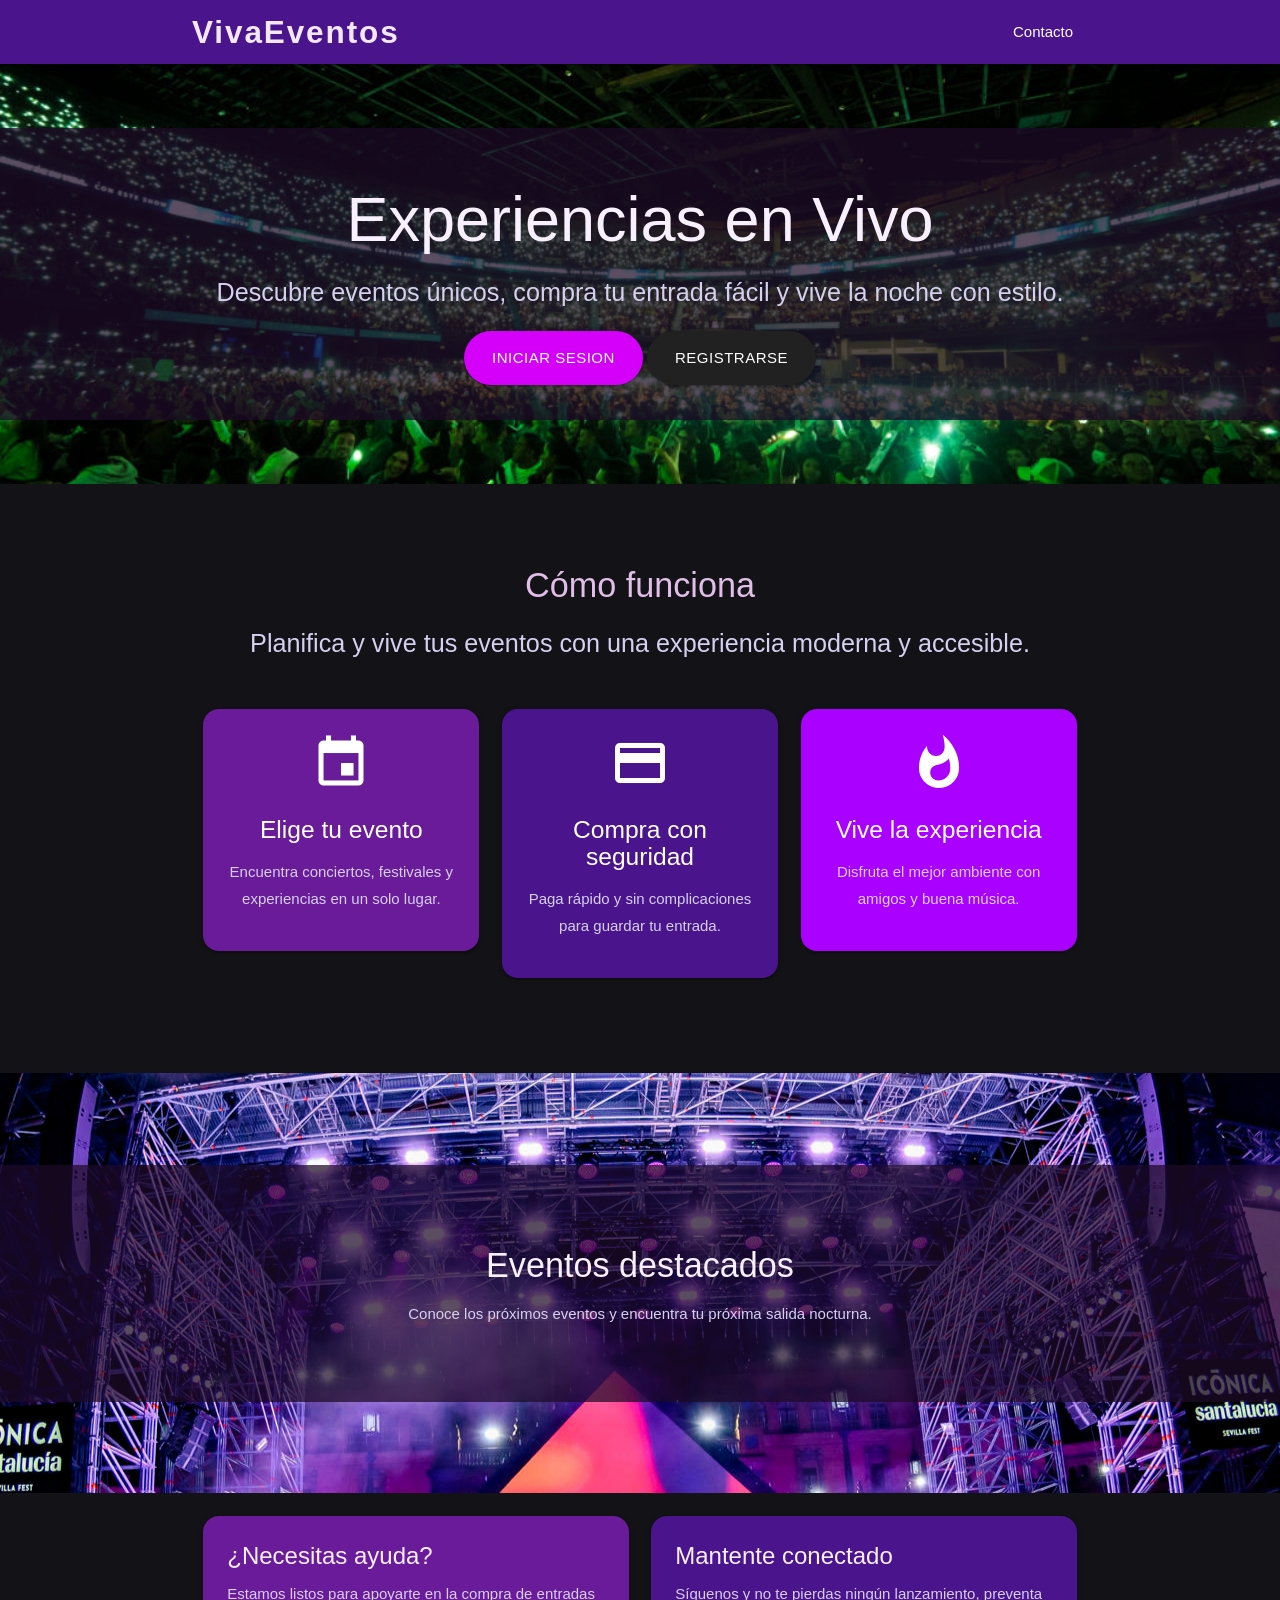
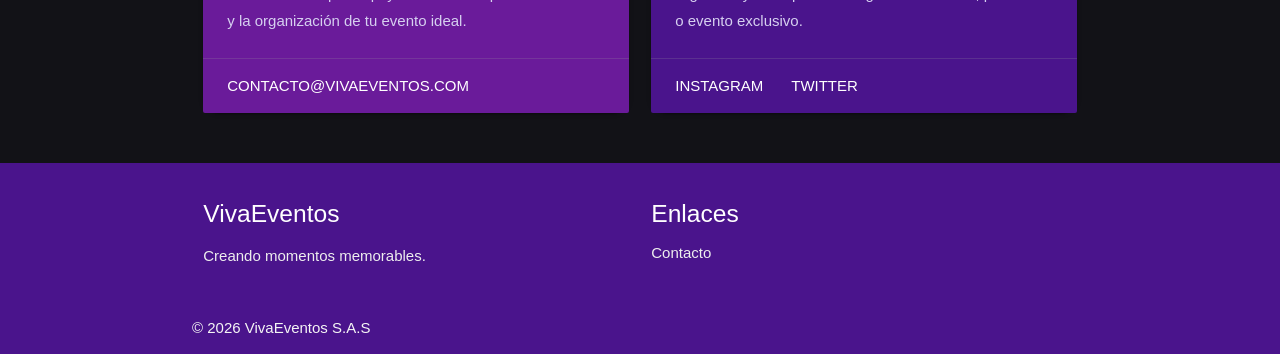
<file: index.html>
<!DOCTYPE html>
<html lang="en">
<head>
  <meta http-equiv="Content-Type" content="text/html; charset=UTF-8"/>
  <meta name="viewport" content="width=device-width, initial-scale=1"/>
  <title>VivaEventos S.A.S</title>

  <!-- CSS  -->
  <link href="https://fonts.googleapis.com/icon?family=Material+Icons" rel="stylesheet">
  <link href="css/materialize.css" type="text/css" rel="stylesheet" media="screen,projection"/>
  <link href="css/style.css" type="text/css" rel="stylesheet" media="screen,projection"/>
</head>
<body>
  <nav class="purple darken-4" role="navigation">
    <div class="nav-wrapper container">
      <a id="logo-container" href="#" class="brand-logo white-text">VivaEventos</a>
      <ul class="right hide-on-med-and-down">
        <li><a href="#contact" class="white-text">Contacto</a></li>
      </ul>

      <ul id="nav-mobile" class="sidenav purple darken-4">
        <li><a class="white-text" href="#contact">Contacto</a></li>
      </ul>
      <a href="#" data-target="nav-mobile" class="sidenav-trigger white-text"><i class="material-icons">menu</i></a>
    </div>
  </nav>

  <div id="index-banner" class="parallax-container valign-wrapper">
    <div class="section">
      <div class="container center white-text" style="position: relative; z-index: 2;">
        <h1 class="header">Experiencias en Vivo</h1>
        <p class="flow-text">Descubre eventos únicos, compra tu entrada fácil y vive la noche con estilo.</p>
        <div class="row center">
          <a href="login.html" class="btn-large waves-effect waves-light purple accent-3">Iniciar sesion</a>
          <a href="register.html" class="btn-large waves-effect waves-light grey darken-4">Registrarse</a>
        </div>
      </div>
      <div class="overlay"></div>
    </div>
    <div class="parallax"><img src="background1.jpg" alt="Fondo de eventos"></div>
  </div>

  <div class="container section" id="features">
    <div class="row white-text">
      <div class="col s12 center">
        <h4 class="purple-text text-lighten-4">Cómo funciona</h4>
        <p class="flow-text">Planifica y vive tus eventos con una experiencia moderna y accesible.</p>
      </div>
    </div>

    <div class="row">
      <div class="col s12 m4">
        <div class="card-panel purple darken-3 hoverable">
          <div class="center">
            <i class="large material-icons white-text">event</i>
            <h5 class="white-text">Elige tu evento</h5>
            <p>Encuentra conciertos, festivales y experiencias en un solo lugar.</p>
          </div>
        </div>
      </div>
      <div class="col s12 m4">
        <div class="card-panel purple darken-4 hoverable">
          <div class="center">
            <i class="large material-icons white-text">credit_card</i>
            <h5 class="white-text">Compra con seguridad</h5>
            <p>Paga rápido y sin complicaciones para guardar tu entrada.</p>
          </div>
        </div>
      </div>
      <div class="col s12 m4">
        <div class="card-panel purple accent-4 hoverable">
          <div class="center">
            <i class="large material-icons white-text">whatshot</i>
            <h5 class="white-text">Vive la experiencia</h5>
            <p>Disfruta el mejor ambiente con amigos y buena música.</p>
          </div>
        </div>
      </div>
    </div>
  </div>

  <div class="parallax-container valign-wrapper" id="about">
    <div class="section">
      <div class="container center white-text" style="position: relative; z-index: 2;">
        <h4 class="header">Eventos destacados</h4>
        <p class="light">Conoce los próximos eventos y encuentra tu próxima salida nocturna.</p>
      </div>
      <div class="overlay"></div>
    </div>
    <div class="parallax"><img src="background2.jpg" alt="Fondo morado"></div>
  </div>

  <div class="container section" id="contact">
    <div class="row">
      <div class="col s12 m6">
        <div class="card purple darken-3 hoverable">
          <div class="card-content white-text">
            <span class="card-title">¿Necesitas ayuda?</span>
            <p>Estamos listos para apoyarte en la compra de entradas y la organización de tu evento ideal.</p>
          </div>
          <div class="card-action">
            <a class="white-text" href="mailto:contacto@vivaeventos.com">contacto@vivaeventos.com</a>
          </div>
        </div>
      </div>
      <div class="col s12 m6">
        <div class="card purple darken-4 hoverable white-text">
          <div class="card-content">
            <span class="card-title">Mantente conectado</span>
            <p>Síguenos y no te pierdas ningún lanzamiento, preventa o evento exclusivo.</p>
          </div>
          <div class="card-action">
            <a class="white-text" href="#!">Instagram</a>
            <a class="white-text" href="#!">Twitter</a>
          </div>
        </div>
      </div>
    </div>
  </div>

  <footer class="page-footer purple darken-4">
    <div class="container">
      <div class="row">
        <div class="col l6 s12">
          <h5 class="white-text">VivaEventos</h5>
          <p class="grey-text text-lighten-3">Creando momentos memorables.</p>
        </div>
        <div class="col l3 s12">
          <h5 class="white-text">Enlaces</h5>
          <ul>
            <li><a class="grey-text text-lighten-3" href="#contact">Contacto</a></li>
          </ul>
        </div>
      </div>
    </div>
    <div class="footer-copyright purple darken-4">
      <div class="container grey-text text-lighten-4">© 2026 VivaEventos S.A.S</div>
    </div>
  </footer>

  <!--  Scripts-->
  <script src="https://code.jquery.com/jquery-2.1.1.min.js"></script>
  <script src="js/materialize.js"></script>
  <script src="js/init.js"></script>

  </body>
</html>
</file>
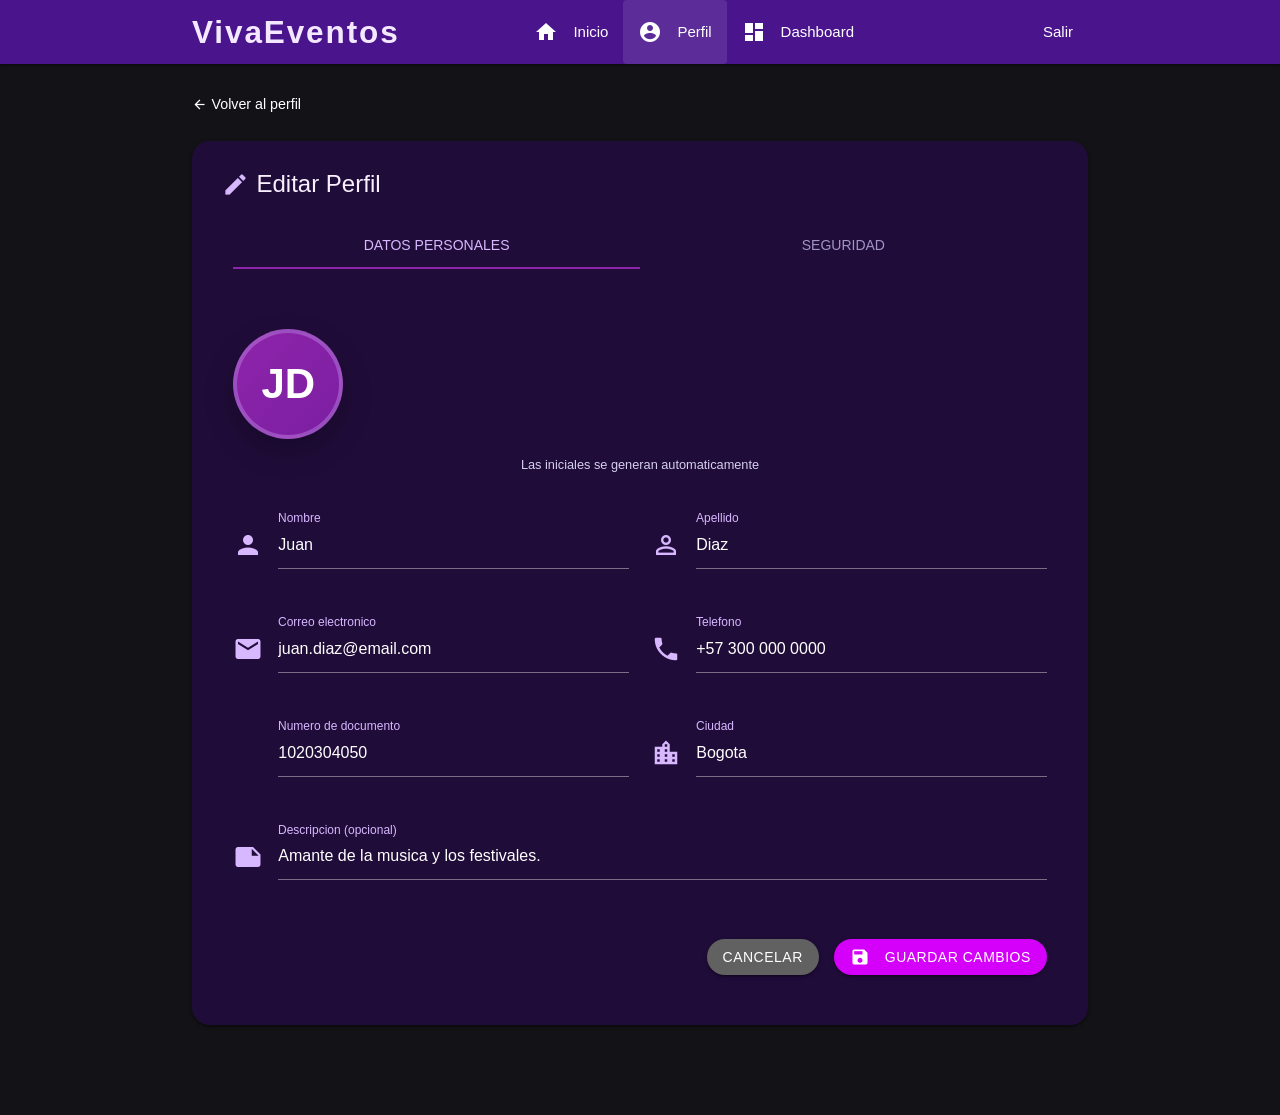
<file: editar-perfil.html>
<!DOCTYPE html>
<html lang="es">
<head>
    <meta http-equiv="Content-Type" content="text/html; charset=UTF-8"/>
    <meta name="viewport" content="width=device-width, initial-scale=1"/>
    <title>Editar Perfil — VivaEventos</title>
    <link href="https://fonts.googleapis.com/icon?family=Material+Icons" rel="stylesheet">
    <link href="css/materialize.css" type="text/css" rel="stylesheet" media="screen,projection"/>
    <link href="css/style.css" type="text/css" rel="stylesheet" media="screen,projection"/>
    <link href="css/perfil.css" type="text/css" rel="stylesheet" media="screen,projection"/>
</head>
<body>

<!-- Navbar -->
<nav class="purple darken-4" role="navigation">
    <div class="nav-wrapper container">
        <a id="logo-container" href="home.html" class="brand-logo white-text">VivaEventos</a>
        <a href="#" data-target="nav-mobile" class="sidenav-trigger"><i class="material-icons">menu</i></a>
        <ul class="right hide-on-med-and-down">
            <li><a href="home.html" class="white-text"><i class="material-icons left">home</i>Inicio</a></li>
            <li><a href="perfil.html" class="white-text active-nav"><i class="material-icons left">account_circle</i>Perfil</a></li>
            <li><a href="Dashboard.html" class="white-text"><i class="material-icons left">dashboard</i>Dashboard</a></li>
            <li><a href="login.html" class="white-text" onclick="cerrarSesion(event)"><i class="material-icons left">logout</i>Salir</a></li>
        </ul>
    </div>
</nav>

<ul class="sidenav" id="nav-mobile">
    <li><a href="home.html"><i class="material-icons left">home</i>Inicio</a></li>
    <li><a href="perfil.html"><i class="material-icons left">account_circle</i>Perfil</a></li>
    <li><a href="Dashboard.html"><i class="material-icons left">dashboard</i>Dashboard</a></li>
    <li><a href="login.html" onclick="cerrarSesion(event)"><i class="material-icons left">logout</i>Salir</a></li>
</ul>

<main class="container perfil-main">

    <!-- Breadcrumb -->
    <div class="editar-breadcrumb">
        <a href="perfil.html" class="white-text"><i class="material-icons tiny">arrow_back</i> Volver al perfil</a>
    </div>

    <!-- Formulario edicion -->
    <div class="card-panel perfil-section">
        <h5><i class="material-icons left">edit</i>Editar Perfil</h5>

        <!-- Tabs -->
        <div class="row">
            <div class="col s12">
                <ul class="tabs editar-tabs" id="editarTabs">
                    <li class="tab col s6"><a href="#tab-datos" class="active">Datos Personales</a></li>
                    <li class="tab col s6"><a href="#tab-seguridad">Seguridad</a></li>
                </ul>
            </div>

            <!-- Tab: Datos Personales -->
            <div id="tab-datos" class="col s12">
                <form id="formDatos" class="editar-form">

                    <!-- Avatar preview -->
                    <div class="editar-avatar-wrap center">
                        <div class="perfil-avatar" id="avatarPreview">JD</div>
                        <p class="editar-avatar-hint">Las iniciales se generan automaticamente</p>
                    </div>

                    <div class="row">
                        <div class="input-field col s12 m6">
                            <i class="material-icons prefix">person</i>
                            <input id="inputNombre" type="text" class="white-text validate" value="Juan">
                            <label class="active" for="inputNombre">Nombre</label>
                        </div>
                        <div class="input-field col s12 m6">
                            <i class="material-icons prefix">person_outline</i>
                            <input id="inputApellido" type="text" class="white-text validate" value="Diaz">
                            <label class="active" for="inputApellido">Apellido</label>
                        </div>
                    </div>

                    <div class="row">
                        <div class="input-field col s12 m6">
                            <i class="material-icons prefix">email</i>
                            <input id="inputEmail" type="email" class="white-text validate" value="juan.diaz@email.com">
                            <label class="active" for="inputEmail">Correo electronico</label>
                        </div>
                        <div class="input-field col s12 m6">
                            <i class="material-icons prefix">phone</i>
                            <input id="inputTelefono" type="tel" class="white-text" value="+57 300 000 0000">
                            <label class="active" for="inputTelefono">Telefono</label>
                        </div>
                    </div>

                    <div class="row">
                        <div class="input-field col s12 m6">
                            <i class="material-icons prefix">badge</i>
                            <input id="inputDocumento" type="text" class="white-text" value="1020304050">
                            <label class="active" for="inputDocumento">Numero de documento</label>
                        </div>
                        <div class="input-field col s12 m6">
                            <i class="material-icons prefix">location_city</i>
                            <input id="inputCiudad" type="text" class="white-text" value="Bogota">
                            <label class="active" for="inputCiudad">Ciudad</label>
                        </div>
                    </div>

                    <div class="row">
                        <div class="input-field col s12">
                            <i class="material-icons prefix">notes</i>
                            <textarea id="inputBio" class="materialize-textarea white-text">Amante de la musica y los festivales.</textarea>
                            <label class="active" for="inputBio">Descripcion (opcional)</label>
                        </div>
                    </div>

                    <!-- Alerta de exito -->
                    <div class="editar-alert editar-alert-success hide" id="alertaExito">
                        <i class="material-icons">check_circle</i> Perfil actualizado correctamente
                    </div>
                    <div class="editar-alert editar-alert-error hide" id="alertaError">
                        <i class="material-icons">error</i> Ocurrio un error. Intenta de nuevo.
                    </div>

                    <div class="editar-actions">
                        <a href="perfil.html" class="btn waves-effect waves-light grey darken-2">Cancelar</a>
                        <button type="submit" class="btn waves-effect waves-light purple accent-3">
                            <i class="material-icons left">save</i>Guardar cambios
                        </button>
                    </div>

                </form>
            </div>

            <!-- Tab: Seguridad -->
            <div id="tab-seguridad" class="col s12">
                <form id="formSeguridad" class="editar-form">

                    <div class="row">
                        <div class="input-field col s12">
                            <i class="material-icons prefix">lock</i>
                            <input id="passActual" type="password" class="white-text">
                            <label for="passActual">Contrasena actual</label>
                        </div>
                    </div>
                    <div class="row">
                        <div class="input-field col s12 m6">
                            <i class="material-icons prefix">lock_outline</i>
                            <input id="passNueva" type="password" class="white-text" oninput="evaluarPassword(this.value)">
                            <label for="passNueva">Nueva contrasena</label>
                        </div>
                        <div class="input-field col s12 m6">
                            <i class="material-icons prefix">lock_outline</i>
                            <input id="passConfirmar" type="password" class="white-text">
                            <label for="passConfirmar">Confirmar nueva contrasena</label>
                        </div>
                    </div>

                    <!-- Indicador fortaleza -->
                    <div class="pass-strength-wrap">
                        <div class="pass-strength-bar">
                            <div class="pass-strength-fill" id="passStrengthFill"></div>
                        </div>
                        <span class="pass-strength-label" id="passStrengthLabel">Ingresa una contrasena</span>
                    </div>

                    <!-- 2FA -->
                    <div class="twofa-card">
                        <div class="twofa-info">
                            <i class="material-icons">security</i>
                            <div>
                                <p class="twofa-title">Autenticacion de dos factores (2FA)</p>
                                <p class="twofa-desc">Agrega una capa extra de seguridad a tu cuenta</p>
                            </div>
                        </div>
                        <div class="switch">
                            <label>
                                No
                                <input type="checkbox" id="switch2fa">
                                <span class="lever"></span>
                                Si
                            </label>
                        </div>
                    </div>

                    <!-- Alertas seguridad -->
                    <div class="editar-alert editar-alert-success hide" id="alertaSegExito">
                        <i class="material-icons">check_circle</i> Contrasena actualizada correctamente
                    </div>
                    <div class="editar-alert editar-alert-error hide" id="alertaSegError">
                        <i class="material-icons">error</i> Las contrasenas no coinciden o la actual es incorrecta.
                    </div>

                    <div class="editar-actions">
                        <a href="perfil.html" class="btn waves-effect waves-light grey darken-2">Cancelar</a>
                        <button type="submit" class="btn waves-effect waves-light purple accent-3">
                            <i class="material-icons left">save</i>Actualizar contrasena
                        </button>
                    </div>

                </form>
            </div>
        </div>
    </div>

</main>

<script src="js/materialize.js"></script>
<script src="js/perfil.js"></script>
</body>
</html>
</file>
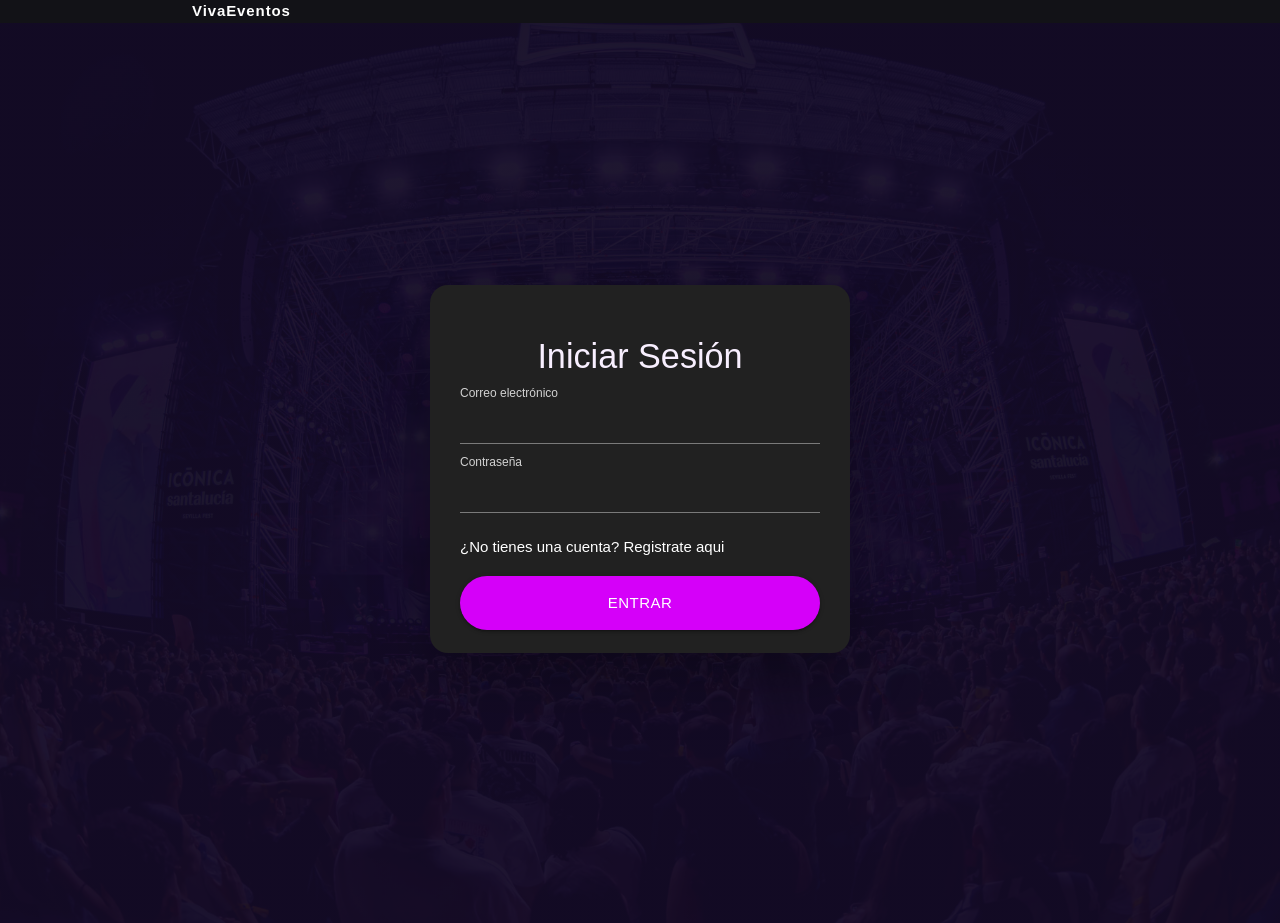
<file: home.html>
<!DOCTYPE html>
<html lang="es">
<head>
  <meta http-equiv="Content-Type" content="text/html; charset=UTF-8"/>
  <meta name="viewport" content="width=device-width, initial-scale=1"/>
  <title>VivaEventos - Eventos</title>
  <link href="https://fonts.googleapis.com/icon?family=Material+Icons" rel="stylesheet">
  <link href="css/materialize.css" type="text/css" rel="stylesheet" media="screen,projection"/>
  <link href="css/style.css" type="text/css" rel="stylesheet" media="screen,projection"/>
  <style>
    .events-grid { padding: 2rem 0; }
    .event-card {
      background: #1e1030;
      border-radius: 16px;
      border: 1px solid rgba(180,120,255,0.15);
      transition: transform 0.2s, border-color 0.2s;
      cursor: pointer;
      height: 100%;
    }
    .event-card:hover {
      transform: translateY(-4px);
      border-color: rgba(180,120,255,0.4);
    }
    .event-card .card-content { padding: 1.4rem; }
    .event-card .card-title {
      font-size: 1.1rem;
      font-weight: 600;
      color: #f3e8ff;
      margin-bottom: 0.5rem;
      line-height: 1.4;
    }
    .event-meta {
      display: flex;
      align-items: center;
      gap: 6px;
      color: #a98ecf;
      font-size: 0.88rem;
      margin-top: 0.4rem;
    }
    .event-meta .material-icons { font-size: 1rem; }
    .event-card .card-action {
      background: transparent;
      border-top: 1px solid rgba(180,120,255,0.1);
      padding: 0.8rem 1.4rem;
    }
    .event-card .card-action a {
      color: #b47fff !important;
      font-size: 0.85rem;
      font-weight: 500;
    }
    .page-header {
      padding: 2.5rem 0 1rem;
      border-bottom: 1px solid rgba(180,120,255,0.12);
      margin-bottom: 1rem;
    }
    .page-header h4 { color: #f3e8ff; font-weight: 600; margin: 0; }
    .page-header p { color: #a98ecf; margin: 0.3rem 0 0; }
    #loading-state, #error-state, #empty-state {
      text-align: center;
      padding: 4rem 0;
      color: #a98ecf;
    }
    #error-state .material-icons,
    #empty-state .material-icons { font-size: 3rem; display: block; margin-bottom: 1rem; }
    .user-greeting { color: #b47fff; font-weight: 500; }

    /* Modal de detalle */
    .modal { background: #1a0d2e !important; border-radius: 16px; }
    .modal .modal-content { color: #ECE9FF; }
    .modal .modal-footer { background: #1a0d2e !important; border-top: 1px solid rgba(180,120,255,0.15); }
    .modal h5 { color: #f3e8ff; font-weight: 600; }
    .ticket-chip {
      display: inline-block;
      background: rgba(180,120,255,0.12);
      border: 1px solid rgba(180,120,255,0.25);
      border-radius: 20px;
      padding: 0.3rem 0.9rem;
      margin: 0.3rem 0.2rem;
      font-size: 0.85rem;
      color: #d6b8ff;
    }
    .ticket-chip strong { color: #f3e8ff; }
    .detail-badge {
      display: inline-flex;
      align-items: center;
      gap: 4px;
      background: rgba(180,120,255,0.08);
      border-radius: 8px;
      padding: 0.4rem 0.8rem;
      margin: 0.3rem 0.3rem 0.3rem 0;
      font-size: 0.85rem;
      color: #c4a4f0;
    }
    .detail-badge .material-icons { font-size: 1rem; }
  </style>
</head>
<body>
<nav role="navigation">
  <div class="nav-wrapper container">
    <a href="index.html" class="brand-logo white-text">VivaEventos</a>
    <ul class="right hide-on-med-and-down">
      <li><span id="nav-greeting" class="white-text" style="line-height:64px;padding:0 1rem;font-size:0.9rem"></span></li>
      <li><a href="#" onclick="logout()" class="white-text" style="font-size:0.9rem">
        <i class="material-icons left">logout</i>Salir
      </a></li>
    </ul>
  </div>
</nav>

<div class="container">
  <div class="page-header">
    <h4>Eventos disponibles</h4>
    <p>Encontrá los mejores eventos cerca de vos</p>
  </div>

  <!-- Estados -->
  <div id="loading-state">
    <div class="preloader-wrapper active">
      <div class="spinner-layer spinner-purple-only">
        <div class="circle-clipper left"><div class="circle"></div></div>
        <div class="gap-patch"><div class="circle"></div></div>
        <div class="circle-clipper right"><div class="circle"></div></div>
      </div>
    </div>
    <p style="margin-top:1rem">Cargando eventos...</p>
  </div>

  <div id="error-state" style="display:none">
    <i class="material-icons">error_outline</i>
    <p>No se pudieron cargar los eventos. Verificá que el servidor esté activo.</p>
    <a class="btn purple darken-3 waves-effect" onclick="loadEvents()">Reintentar</a>
  </div>

  <div id="empty-state" style="display:none">
    <i class="material-icons">event_busy</i>
    <p>No hay eventos disponibles por el momento.</p>
  </div>

  <!-- Grilla de eventos -->
  <div id="events-grid" class="row events-grid" style="display:none"></div>
</div>

<!-- Modal detalle evento -->
<div id="event-modal" class="modal modal-fixed-footer">
  <div class="modal-content">
    <h5 id="modal-title"></h5>
    <div id="modal-badges" style="margin:0.8rem 0"></div>
    <p id="modal-description" style="color:#c4a4f0;margin:1rem 0"></p>
    <h6 style="color:#b47fff;font-weight:600;margin-top:1.5rem">Tipos de boleta</h6>
    <div id="modal-tickets" style="margin-top:0.5rem"></div>
  </div>
  <div class="modal-footer">
    <a href="#!" class="modal-close btn-flat" style="color:#a98ecf">Cerrar</a>
    <a href="pago.html" class="btn purple darken-3 waves-effect" style="margin-left:0.5rem">
      <i class="material-icons left">confirmation_number</i>Comprar boleta
    </a>
  </div>
</div>

<script src="js/materialize.js"></script>
<script>
  const EVENT_SERVICE_URL   = '/api/events';

  // Redirigir si no hay token
  const token = localStorage.getItem('token');
  if (!token) window.location.href = 'login.html';

  // Saludo en el nav
  const userEmail = localStorage.getItem('userEmail');
  if (userEmail) {
    document.getElementById('nav-greeting').textContent = userEmail;
  }

  document.addEventListener('DOMContentLoaded', () => {
    M.Modal.init(document.querySelectorAll('.modal'));
    loadEvents();
  });

  async function loadEvents() {
    showState('loading');
    try {
      const res = await fetch(`${EVENT_SERVICE_URL}/api/v1/events`, {
        headers: { 'Authorization': `Bearer ${token}` }
      });

      if (!res.ok) throw new Error(`HTTP ${res.status}`);

      const events = await res.json();

      if (events.length === 0) { showState('empty'); return; }

      renderEvents(events);
      showState('grid');
    } catch (err) {
      console.error('Error cargando eventos:', err);
      showState('error');
    }
  }

  function renderEvents(events) {
    const grid = document.getElementById('events-grid');
    grid.innerHTML = events.map(e => `
        <div class="col s12 m6 l4" style="margin-bottom:1.2rem">
          <div class="event-card card" onclick="openEventDetail('${e.id}')">
            <div class="card-content">
              <div class="card-title">${escHtml(e.name)}</div>
              <div class="event-meta">
                <i class="material-icons">calendar_today</i>
                ${formatDate(e.eventDate)}
              </div>
              <div class="event-meta">
                <i class="material-icons">location_on</i>
                ${escHtml(e.location)}
              </div>
            </div>
            <div class="card-action">
              <a>Ver detalle →</a>
            </div>
          </div>
        </div>
      `).join('');
  }

  async function openEventDetail(eventId) {
    try {
      const res = await fetch(`${EVENT_SERVICE_URL}/api/v1/events/${eventId}`, {
        headers: { 'Authorization': `Bearer ${token}` }
      });
      if (!res.ok) throw new Error();
      const e = await res.json();

      document.getElementById('modal-title').textContent = e.name;
      document.getElementById('modal-description').textContent = e.description || '';

      document.getElementById('modal-badges').innerHTML = `
          <span class="detail-badge"><i class="material-icons">calendar_today</i>${formatDate(e.eventDate)}</span>
          <span class="detail-badge"><i class="material-icons">location_on</i>${escHtml(e.location)}</span>
          <span class="detail-badge"><i class="material-icons">people</i>Aforo: ${e.capacity}</span>
        `;

      const ticketsHtml = e.ticketTypes && e.ticketTypes.length > 0
              ? e.ticketTypes.map(t => `
              <span class="ticket-chip">
                <strong>${escHtml(t.type)}</strong> —
                $${Number(t.price).toLocaleString('es-CO')} ·
                ${t.quantityAvailable} disponibles
              </span>
            `).join('')
              : '<p style="color:#a98ecf;font-size:0.9rem">Sin tipos de boleta definidos aún.</p>';

      document.getElementById('modal-tickets').innerHTML = ticketsHtml;

      // Guardar eventId para la pantalla de pago
      localStorage.setItem('selectedEventId', eventId);

      M.Modal.getInstance(document.getElementById('event-modal')).open();
    } catch {
      M.toast({ html: 'No se pudo cargar el detalle del evento', classes: 'red darken-3' });
    }
  }

  function logout() {
    localStorage.removeItem('token');
    localStorage.removeItem('userEmail');
    window.location.href = 'login.html';
  }

  function showState(state) {
    document.getElementById('loading-state').style.display = state === 'loading' ? 'block' : 'none';
    document.getElementById('error-state').style.display   = state === 'error'   ? 'block' : 'none';
    document.getElementById('empty-state').style.display   = state === 'empty'   ? 'block' : 'none';
    document.getElementById('events-grid').style.display   = state === 'grid'    ? 'flex'  : 'none';
  }

  function formatDate(iso) {
    if (!iso) return '';
    return new Date(iso).toLocaleDateString('es-CO', {
      year: 'numeric', month: 'long', day: 'numeric',
      hour: '2-digit', minute: '2-digit'
    });
  }

  function escHtml(str) {
    if (!str) return '';
    return str.replace(/&/g,'&amp;').replace(/</g,'&lt;').replace(/>/g,'&gt;');
  }
</script>
</body>
</html>
</file>
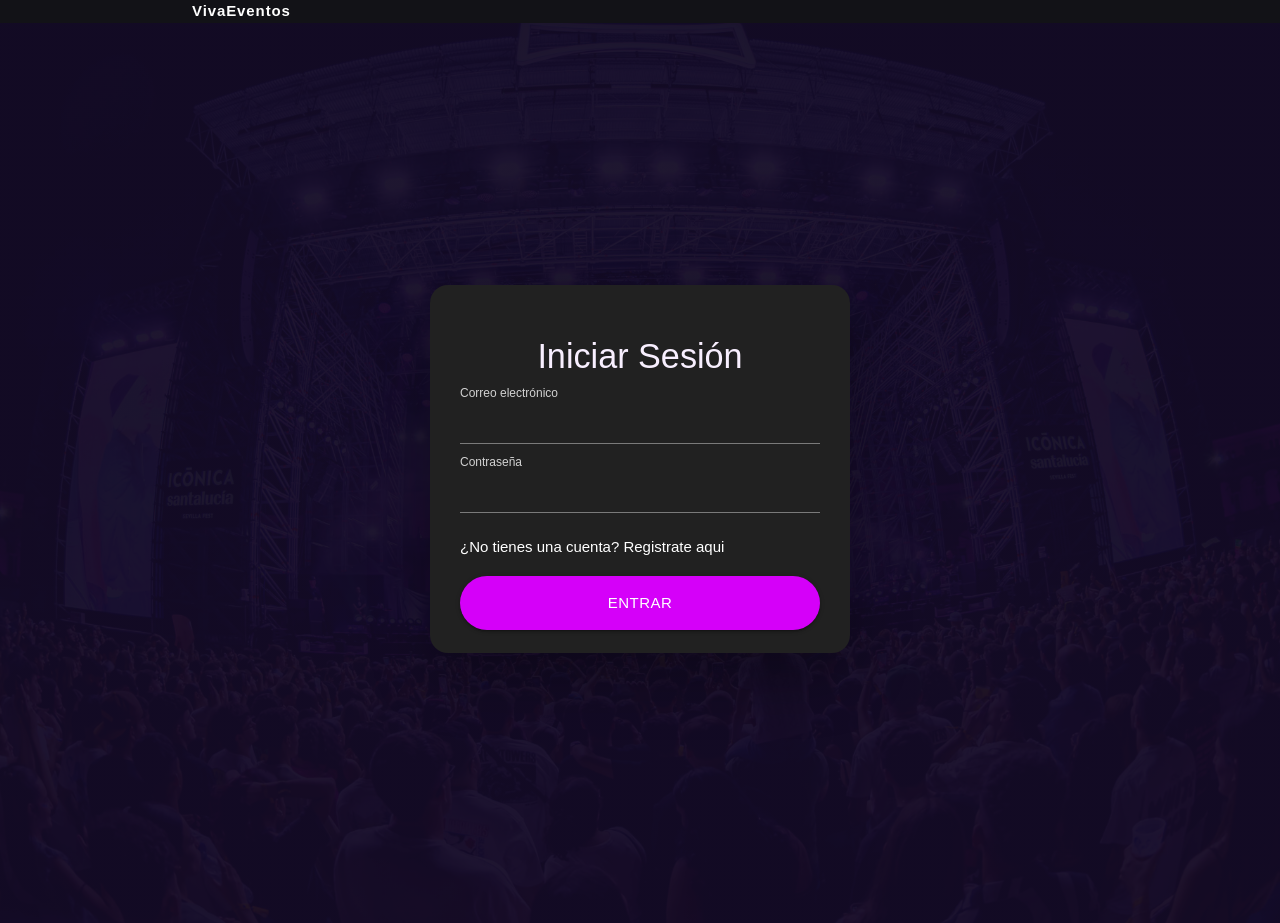
<file: login.html>
<!DOCTYPE html>
<html lang="en">
<head>
  <meta http-equiv="Content-Type" content="text/html; charset=UTF-8"/>
  <meta name="viewport" content="width=device-width, initial-scale=1"/>
  <title>Inicio de sesion VivaEventos</title>
    <!-- CSS  -->
  <link href="https://fonts.googleapis.com/icon?family=Material+Icons" rel="stylesheet">
  <link href="css/materialize.css" type="text/css" rel="stylesheet" media="screen,projection"/>
  <link href="css/style.css" type="text/css" rel="stylesheet" media="screen,projection"/>
</head>

<body class="login-page">

    <div class="nav-wrapper container">
        <a id="logo-container" href="index.html" class="brand-logo white-text">VivaEventos</a>
    </div>

  <div class="login-background">
    <div class="login-overlay"></div>
    <div class="login-container valign-wrapper">
      <div class="card-panel grey darken-4 white-text login-card">
        <h4 class="center">Iniciar Sesión</h4>
        <div class="input-field">
          <input id="email" type="email" class="white-text validate">
          <label class="active" for="email">Correo electrónico</label>
        </div>
        <div class="input-field">
          <input id="password" type="password" class="validate">
          <label class="active" for="password">Contraseña</label>
        </div>
        <h10 class="center"><a href="register.html" class="white-text">¿No tienes una cuenta? Registrate aqui</a></h5>
        <div class="center">
          <a class="btn-large purple accent-3 waves-effect waves-light" onclick="login()">Entrar</a>
        </div>
      </div>
    </div>
  </div>

  <script>

    async function login() {
      try {
        const response = await fetch("/api/users/auth/login", {
          method: "POST",
          headers: {
            "Content-Type": "application/json"
          },
          body: JSON.stringify({
            email: document.getElementById("email").value,
            password: document.getElementById("password").value
          })
        });

        if (!response.ok) {
          alert("Credenciales incorrectas");
          return;
        }

        const data = await response.json();

        localStorage.setItem('token', data.token);
        localStorage.setItem('userId', data.userId);
        localStorage.setItem('userEmail', document.getElementById('email').value);

        // Decodificar el JWT para obtener el rol de forma segura
        const base64Url = data.token.split('.')[1];
        const base64 = base64Url.replace(/-/g, '+').replace(/_/g, '/');
        const jsonPayload = decodeURIComponent(window.atob(base64).split('').map(function(c) {
            return '%' + ('00' + c.charCodeAt(0).toString(16)).slice(-2);
        }).join(''));

        const payload = JSON.parse(jsonPayload);
        const role = payload.role;
        localStorage.setItem('userRole', role);

        // Redirigir según el rol
        if (role === 'GERENTE') {
          window.location.href = 'Dashboard.html';
        }
        else if (role === 'ORGANIZADOR') {
          window.location.href = 'organizador.html';
        }
        else {
          window.location.href = 'home.html';
        }
      } catch (error) {
        console.error("Error al iniciar sesión:", error);
        alert("Error de conexión. Verifica que el backend esté corriendo.");
      }
    }

  </script>

</body>
</html>
</file>
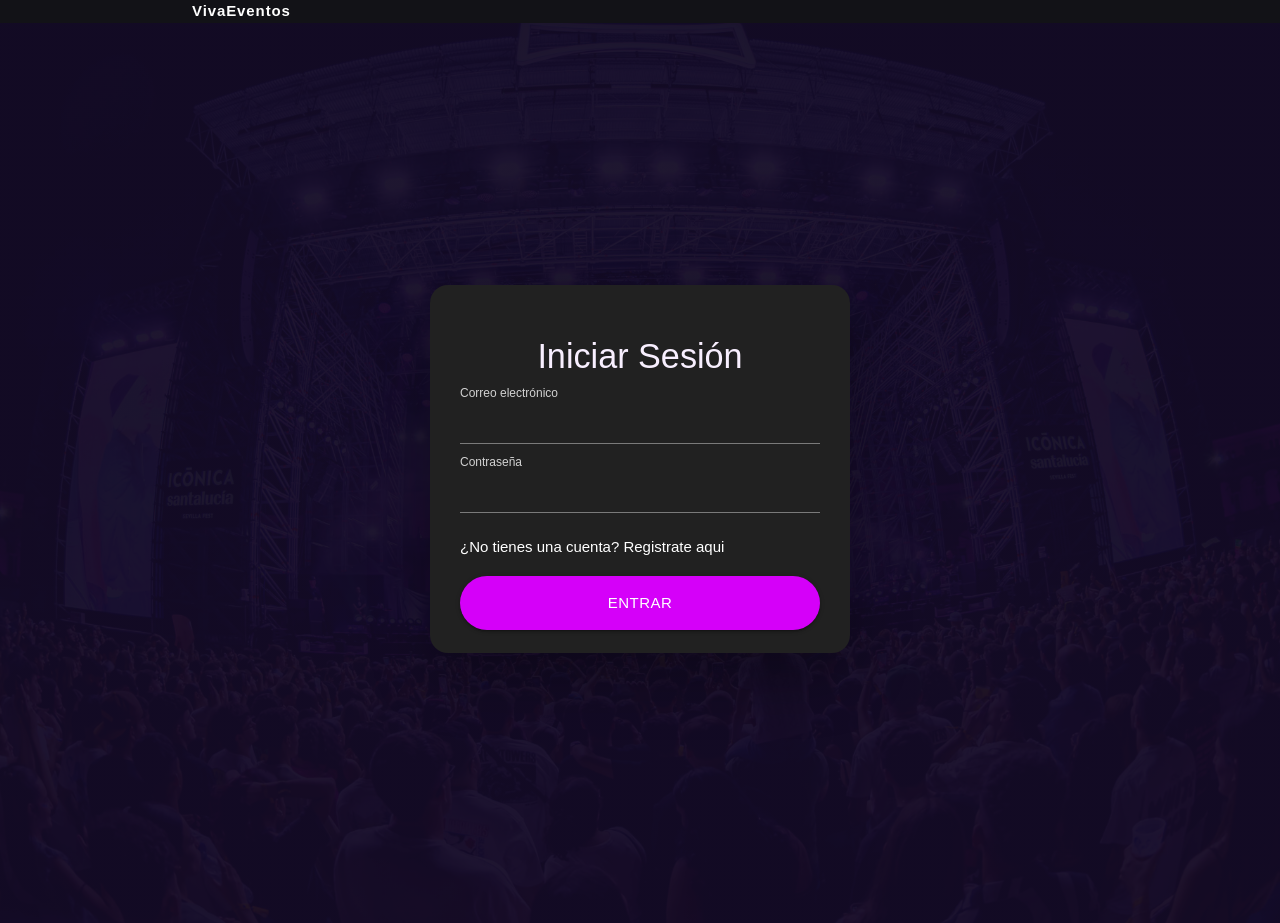
<file: organizador.html>
<!DOCTYPE html>
<html lang="es">
<head>
    <meta http-equiv="Content-Type" content="text/html; charset=UTF-8"/>
    <meta name="viewport" content="width=device-width, initial-scale=1"/>
    <title>VivaEventos - Panel Organizador</title>
    <link href="https://fonts.googleapis.com/icon?family=Material+Icons" rel="stylesheet">
    <link href="https://fonts.googleapis.com/css2?family=Syne:wght@400;600;700;800&family=DM+Sans:ital,wght@0,300;0,400;0,500;1,400&display=swap" rel="stylesheet">
    <link href="css/organizador.css" rel="stylesheet"/>
</head>
<body>

<nav>
    <div class="brand">Viva<span>Eventos</span></div>
    <span class="nav-user">
    <i class="material-icons">person_outline</i>
    <span id="nav-email">organizador@email.com</span>
  </span>
    <button class="nav-logout" onclick="logout()">
        <i class="material-icons">logout</i>
        Salir
    </button>
</nav>

<div class="layout">

    <!-- MAIN TABLE -->
    <main class="main">
        <div class="section-header">
            <h2>Mis eventos</h2>
            <p>Gestioná los eventos que creaste</p>
        </div>

        <div class="table-wrap">
            <table>
                <thead>
                <tr>
                    <th>Nombre del evento</th>
                    <th>Fecha</th>
                    <th>Lugar</th>
                    <th>ID</th>
                </tr>
                </thead>
                <tbody id="events-tbody">
                <!-- filled by JS -->
                </tbody>
            </table>
        </div>
    </main>

    <!-- SIDEBAR -->
    <aside class="sidebar">
        <p class="sidebar-title">Acciones</p>

        <button class="sb-btn primary" onclick="openCreate()">
            <i class="material-icons">add_circle_outline</i>
            Crear evento
        </button>

        <button class="sb-btn" id="btn-edit" disabled onclick="openEdit()">
            <i class="material-icons">edit</i>
            Modificar evento
        </button>

        <hr class="sb-divider"/>

        <button class="sb-btn danger" id="btn-cancel-ev" disabled onclick="openCancel()">
            <i class="material-icons">cancel</i>
            Cancelar evento
        </button>

        <p class="sb-hint" id="sb-hint-text">Seleccioná un evento de la tabla para habilitar las acciones.</p>
    </aside>
</div>

<!-- ======================== MODAL CREAR ======================== -->
<div class="overlay" id="overlay-create">
    <div class="modal-box">
        <button class="modal-close-btn" onclick="closeModal('overlay-create')">
            <i class="material-icons">close</i>
        </button>
        <h3>Crear nuevo evento</h3>
        <div class="form-grid">
            <div class="field full">
                <label>Nombre del evento *</label>
                <input type="text" id="c-name" placeholder="Ej: Festival de Jazz 2026"/>
            </div>
            <div class="field full">
                <label>Descripción</label>
                <textarea id="c-desc" placeholder="Describí el evento..."></textarea>
            </div>
            <div class="field">
                <label>Fecha y hora *</label>
                <input type="datetime-local" id="c-date"/>
            </div>
            <div class="field">
                <label>Lugar *</label>
                <input type="text" id="c-location" placeholder="Ciudad, recinto"/>
            </div>
            <div class="field">
                <label>Cupos disponibles *</label>
                <input type="number" id="c-capacity" placeholder="100" min="1"/>
            </div>

            <div class="field">
                <label>Precio General (COP)</label>
                <input type="number" id="c-price-general" min="0" value="0"/>
            </div>

            <div class="field">
                <label>Precio VIP (COP)</label>
                <input type="number" id="c-price-vip" min="0" value="0"/>
            </div>

            <div class="field">
                <label>Precio Estudiante (COP)</label>
                <input type="number" id="c-price-student" min="0" value="0"/>
            </div>
            <div class="field">
                <label>Tipo de boleta principal</label>
                <select id="c-ticket-type">
                    <option value="GENERAL">GENERAL</option>
                    <option value="VIP">VIP</option>
                    <option value="STUDENT">Estudiante</option>
                </select>
            </div>
            <div class="field">
                <label>Código del evento *</label>
                <input type="text" id="c-code" placeholder="EVT-001"/>
            </div>
        </div>
        <div class="modal-actions">
            <button class="btn-cancel" onclick="closeModal('overlay-create')">Cancelar</button>
            <button class="btn-submit" onclick="submitCreate()">
                <i class="material-icons">add</i>
                Crear evento
            </button>
        </div>
    </div>
</div>

<!-- ======================== MODAL EDITAR ======================== -->
<div class="overlay" id="overlay-edit">
    <div class="modal-box">
        <button class="modal-close-btn" onclick="closeModal('overlay-edit')">
            <i class="material-icons">close</i>
        </button>
        <h3>Modificar evento</h3>
        <div class="form-grid">
            <div class="field full">
                <label>Nombre del evento *</label>
                <input type="text" id="e-name"/>
            </div>
            <div class="field full">
                <label>Descripción</label>
                <textarea id="e-desc"></textarea>
            </div>
            <div class="field">
                <label>Fecha y hora *</label>
                <input type="datetime-local" id="e-date"/>
            </div>
            <div class="field">
                <label>Lugar *</label>
                <input type="text" id="e-location"/>
            </div>
            <div class="field">
                <label>Cupos disponibles *</label>
                <input type="number" id="e-capacity" min="1"/>
            </div>
            <div class="field">
                <label>Precio (COP) *</label>
                <input type="number" id="e-price" min="0"/>
            </div>

                <div class="field">
                    <label>Tipo de boleta</label>
                    <select id="e-ticket-type">
                        <option value="GENERAL">GENERAL</option>
                        <option value="VIP">VIP</option>
                        <option value="STUDENT">Estudiante</option>
                    </select>
                </div>

            <div class="field">
                <label>Código del evento</label>
                <input type="text" id="e-code" disabled style="opacity:0.5"/>
            </div>
        </div>
        <div class="modal-actions">
            <button class="btn-cancel" onclick="closeModal('overlay-edit')">Cancelar</button>
            <button class="btn-submit" onclick="submitEdit()">
                <i class="material-icons">save</i>
                Guardar cambios
            </button>
        </div>
    </div>
</div>

<!-- ======================== MODAL CANCELAR ======================== -->
<div class="overlay" id="overlay-cancel">
    <div class="modal-box" style="max-width:420px">
        <button class="modal-close-btn" onclick="closeModal('overlay-cancel')">
            <i class="material-icons">close</i>
        </button>
        <h3>Cancelar evento</h3>
        <p style="color:var(--muted);line-height:1.7;font-size:0.9rem">
            ¿Estás seguro que querés cancelar el evento
            <strong id="cancel-event-name" style="color:var(--text)"></strong>?
            Esta acción no se puede deshacer.
        </p>
        <div class="modal-actions">
            <button class="btn-cancel" onclick="closeModal('overlay-cancel')">No, volver</button>
            <button class="btn-submit danger-submit" onclick="submitCancel()">
                <i class="material-icons">delete_forever</i>
                Sí, cancelar
            </button>
        </div>
    </div>
</div>

<!-- TOAST -->
<div class="toast" id="toast" style="display:none"></div>

<script>
    const API = '/api/events';
    const token = localStorage.getItem('token');
    if (!token) window.location.href = 'login.html';
    const email = localStorage.getItem('userEmail');
    if (email) document.getElementById('nav-email').textContent = email;

    let events = [];
    let selectedId = null;

    /* ---------- LOAD ---------- */
    async function loadEvents() {
        try {
            const res = await fetch(`${API}/api/v1/events`, {
                headers: { Authorization: `Bearer ${token}` }
            });

            if (!res.ok) throw new Error('HTTP ' + res.status);

            events = await res.json();

        } catch (err) {
            console.error("Error cargando eventos:", err);
            events = [];
        }

        renderTable();
    }

    function renderTable() {
        const tbody = document.getElementById('events-tbody');

        if (!events || events.length === 0) {
            tbody.innerHTML = `
            <tr>
                <td colspan="4" style="text-align:center; padding:20px;">
                    No hay eventos disponibles
                </td>
            </tr>
        `;
            return;
        }

        tbody.innerHTML = events.map(e => {

            const firstTicket = e.ticketTypes?.[0];

            const capacity =
                e.capacity ??
                firstTicket?.quantityAvailable ??
                null;

            const price =
                e.price ??
                firstTicket?.price ??
                null;

            return `
            <tr
                onclick="selectRow('${e.id}')"
                class="${selectedId === e.id ? 'selected' : ''}"
            >
                <td>${esc(e.name)}</td>
                <td>${e.eventDate ? new Date(e.eventDate).toLocaleDateString('es-CO') : '-'}</td>
                <td>${esc(e.location)}</td>
                <td style="font-size:0.75rem;opacity:0.6">${esc(e.id)}</td>
            </tr>
            `;
        }).join('');
    }

    function selectRow(id) {
        selectedId = selectedId === id ? null : id;
        renderTable();
        const on = !!selectedId;
        document.getElementById('btn-edit').disabled = !on;
        document.getElementById('btn-cancel-ev').disabled = !on;
        document.getElementById('sb-hint-text').textContent = on
            ? 'Podés modificar o cancelar el evento seleccionado.'
            : 'Seleccioná un evento de la tabla para habilitar las acciones.';
    }

    function getSelected() { return events.find(e => e.id === selectedId); }

    /* ---------- CREATE ---------- */
    function openCreate() {

        document.getElementById('c-name').value = '';
        document.getElementById('c-desc').value = '';
        document.getElementById('c-date').value = '';
        document.getElementById('c-location').value = '';
        document.getElementById('c-capacity').value = '';
        document.getElementById('c-price-general').value = 0;
        document.getElementById('c-price-vip').value = 0;
        document.getElementById('c-price-student').value = 0;
        document.getElementById('c-code').value = '';
        document.getElementById('c-ticket-type').value = 'GENERAL';

        openModal('overlay-create');
    }

    async function submitCreate() {

        const name = document.getElementById('c-name').value.trim();
        const date = document.getElementById('c-date').value;
        const location = document.getElementById('c-location').value.trim();
        const capacity = document.getElementById('c-capacity').value;
        const priceGeneral =
            Number(document.getElementById('c-price-general').value);

        const priceVip =
            Number(document.getElementById('c-price-vip').value);

        const priceStudent =
            Number(document.getElementById('c-price-student').value);
        const description = document.getElementById('c-desc').value.trim();
        const ticketType = document.getElementById('c-ticket-type').value;

        if (!name || !date || !location || !capacity) {
            toast('Completa todos los campos');
            return;
        }

        try {

            const eventRes = await fetch(
                `${API}/api/v1/events`,
                {
                    method: 'POST',
                    headers: {
                        'Content-Type': 'application/json',
                        Authorization: `Bearer ${token}`,
                        'X-User-Id': localStorage.getItem('userId')
                    },
                    body: JSON.stringify({
                        name,
                        description,
                        eventDate: new Date(date).toISOString(),
                        location,
                        capacity: Number(capacity)
                    })
                }
            );

            if (!eventRes.ok) {
                throw new Error('Error creando evento');
            }

            const createdEvent = await eventRes.json();

            const ticketRes = await fetch(
                `${API}/api/v1/events/${createdEvent.id}/ticket-types`,
                {
                    method: 'POST',
                    headers: {
                        'Content-Type': 'application/json',
                        Authorization: `Bearer ${token}`,
                        'X-User-Id': localStorage.getItem('userId')
                    },
                    body: JSON.stringify({
                        ticketTypes: [
                            {
                                type: "GENERAL",
                                price: priceGeneral,
                                quantityAvailable: (Number(capacity)/3)
                            },
                            {
                                type: "VIP",
                                price: priceVip,
                                quantityAvailable: (Number(capacity)/3)
                            },
                            {
                                type: "STUDENT",
                                price: priceStudent,
                                quantityAvailable: (Number(capacity)/3)
                            }
                        ]
                    })
                }
            );

            console.log("STATUS:", ticketRes.status);

            const responseText = await ticketRes.text();

            console.log("RESPONSE:", responseText);

            if (!ticketRes.ok) {
                throw new Error(responseText);
            }

            await loadEvents();

            closeModal('overlay-create');

            toast('Evento creado correctamente');

        } catch (err) {

            console.error(err);

            toast('Error creando evento');
        }
    }

    /* ---------- EDIT ---------- */
    /* ---------- EDIT ---------- */
    async function openEdit() {
        const e = getSelected(); if (!e) return;

        try {
            const res = await fetch(`${API}/api/v1/events/${e.id}`, {
                headers: { Authorization: `Bearer ${token}` }
            });
            if (!res.ok) throw new Error('HTTP ' + res.status);
            const detail = await res.json();

            document.getElementById('e-name').value     = detail.name || '';
            document.getElementById('e-desc').value     = detail.description || '';

            if (detail.eventDate) {
                const localDate = new Date(detail.eventDate);
                const offset = localDate.getTimezoneOffset() * 60000;
                const localISO = new Date(localDate - offset).toISOString().substring(0, 16);
                document.getElementById('e-date').value = localISO;
            }

            document.getElementById('e-location').value = detail.location || '';
            document.getElementById('e-capacity').value = detail.capacity || '';

            const firstTicket = detail.ticketTypes?.[0];
            document.getElementById('e-price').value       = firstTicket?.price ?? 0;
            document.getElementById('e-code').value        = String(detail.id);
            document.getElementById('e-ticket-type').value = firstTicket?.type || 'GENERAL';

            openModal('overlay-edit');

        } catch (err) {
            console.error(err);
            toast('Error cargando datos del evento');
        }
    }

    async function submitEdit() {
        const e = getSelected(); if (!e) return;

        const name     = document.getElementById('e-name').value.trim();
        const date     = document.getElementById('e-date').value;
        const location = document.getElementById('e-location').value.trim();
        const capacity = document.getElementById('e-capacity').value;
        const desc     = document.getElementById('e-desc').value.trim();

        if (!name || !date || !location || !capacity) {
            toast('Completá todos los campos obligatorios.');
            return;
        }

        if (desc.length < 3) {
            toast('La descripción debe tener al menos 3 caracteres.');
            return;
        }

        // Enviar con offset de Colombia para que @Future no falle por zona horaria
        const updates = {
            name,
            description: desc,
            eventDate: date + ':00-05:00',
            location,
            capacity: +capacity,
        };

        try {
            const res = await fetch(`${API}/api/v1/events/${e.id}`, {
                method: 'PATCH',
                headers: {
                    'Content-Type': 'application/json',
                    Authorization: `Bearer ${token}`,
                    'X-User-Id': localStorage.getItem('userId')
                },
                body: JSON.stringify(updates)
            });

            if (!res.ok) {
                const errText = await res.text();
                console.error('Error del backend:', errText);
                toast('Error al guardar: ' + res.status);
                return;
            }

            await loadEvents();
            closeModal('overlay-edit');
            toast('✅ Evento actualizado.');

        } catch (err) {
            console.error(err);
            toast('Error de conexión');
        }
    }

    /* ---------- CANCEL ---------- */
    function openCancel() {
        const e = getSelected(); if (!e) return;
        document.getElementById('cancel-event-name').textContent = `"${e.name}"`;
        openModal('overlay-cancel');
    }

    async function submitCancel() {
        const e = getSelected();
        if (!e) return;

        try {
            const res = await fetch(
                `${API}/api/v1/events/${e.id}/cancel`,
                {
                    method: 'PATCH',
                    headers: {
                        'Content-Type': 'application/json',
                        Authorization: `Bearer ${token}`,
                        'X-User-Id': localStorage.getItem('userId')
                    },
                    body: JSON.stringify({
                        reason: 'Cancelado por organizador'
                    })
                }
            );

            if (!res.ok) {
                throw new Error();
            }

            await loadEvents();
        } catch (err) {
            console.error(err);
            toast('Error cancelando evento');
            return;
        }

        closeModal('overlay-cancel');
        toast('Evento cancelado');
    }

    /* ---------- UTILS ---------- */
    function openModal(id)  { document.getElementById(id).classList.add('open'); }
    function closeModal(id) { document.getElementById(id).classList.remove('open'); }

    document.querySelectorAll('.overlay').forEach(ov => {
        ov.addEventListener('click', e => { if (e.target === ov) ov.classList.remove('open'); });
    });

    let toastTimer;
    function toast(msg) {
        const el = document.getElementById('toast');
        el.textContent = msg;
        el.style.display = 'block';
        el.classList.remove('hide');
        clearTimeout(toastTimer);
        toastTimer = setTimeout(() => {
            el.classList.add('hide');
            setTimeout(() => el.style.display = 'none', 420);
        }, 2800);
    }

    function esc(s) {
        if (!s) return '';
        return s.replace(/&/g,'&amp;').replace(/</g,'&lt;').replace(/>/g,'&gt;');
    }

    function logout() {
        localStorage.removeItem('token');
        localStorage.removeItem('userEmail');
        window.location.href = 'login.html';
    }

    loadEvents();
</script>
</body>
</html>
</file>
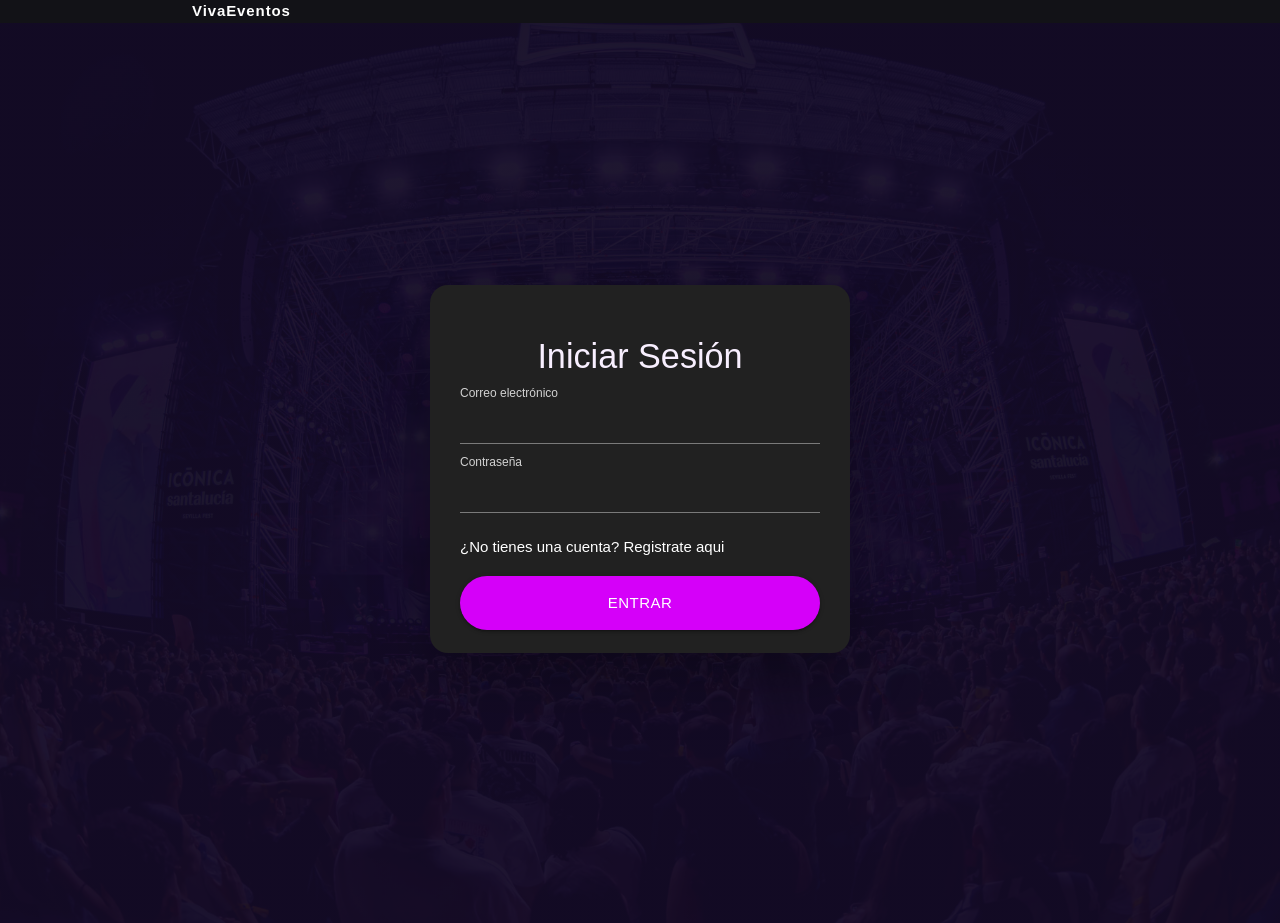
<file: pago.html>
<!DOCTYPE html>
<html lang="es">
<head>
    <meta http-equiv="Content-Type" content="text/html; charset=UTF-8"/>
    <meta name="viewport" content="width=device-width, initial-scale=1"/>
    <title>VivaEventos - Pago</title>
    <link href="https://fonts.googleapis.com/icon?family=Material+Icons" rel="stylesheet">
    <link href="css/materialize.css" type="text/css" rel="stylesheet" media="screen,projection"/>
    <link href="css/style.css" type="text/css" rel="stylesheet" media="screen,projection"/>
    <style>
        .pay-card {
            background: #1e1030;
            border-radius: 16px;
            border: 1px solid rgba(180,120,255,0.2);
            max-width: 560px;
            margin: 2.5rem auto;
            padding: 2rem 2.2rem;
        }
        .pay-card h5 { color: #f3e8ff; font-weight: 600; margin: 0 0 0.3rem; }
        .pay-card .subtitle { color: #a98ecf; font-size: 0.9rem; margin-bottom: 1.8rem; }
        .summary-row {
            display: flex;
            justify-content: space-between;
            align-items: center;
            padding: 0.6rem 0;
            border-bottom: 1px solid rgba(180,120,255,0.08);
            color: #c4a4f0;
            font-size: 0.92rem;
        }
        .summary-row span:last-child { color: #f3e8ff; font-weight: 500; }
        .summary-row.total { border-bottom: none; margin-top: 0.4rem; font-size: 1.05rem; }
        .summary-row.total span:last-child { color: #b47fff; font-size: 1.2rem; font-weight: 700; }
        .ticket-select { margin: 1.4rem 0; }
        .ticket-select label { color: #a98ecf !important; }
        .ticket-select select { color: #f3e8ff !important; background: #2a1545 !important; }
        .qty-row { display: flex; align-items: center; gap: 1rem; margin: 1rem 0 1.6rem; }
        .qty-row label { color: #a98ecf; font-size: 0.9rem; flex: 1; }
        .qty-row input[type=number] {
            width: 80px; background: #2a1545; border: 1px solid rgba(180,120,255,0.2);
            border-radius: 8px; color: #f3e8ff; padding: 0.4rem 0.7rem; font-size: 1rem;
        }
        .btn-pay {
            width: 100%; background: #7c3aed; border-radius: 10px;
            padding: 0.9rem; font-size: 1rem; font-weight: 600;
            letter-spacing: 0.3px; margin-top: 1rem;
        }
        .btn-pay:hover { background: #6d28d9; }
        .state-box { text-align: center; padding: 2rem 0; color: #a98ecf; }
        .state-box .material-icons { font-size: 2.8rem; display: block; margin-bottom: 0.8rem; }
        .stripe-badge {
            display: flex; align-items: center; justify-content: center;
            gap: 6px; color: #6b7280; font-size: 0.78rem; margin-top: 1.2rem;
        }
        .stripe-badge .material-icons { font-size: 1rem; }
        #step-result { display: none; }
        .result-icon-ok { color: #22c55e; font-size: 4rem !important; }
        .result-icon-fail { color: #ef4444; font-size: 4rem !important; }
    </style>
</head>
<body>
<nav role="navigation">
    <div class="nav-wrapper container">
        <a href="home.html" class="brand-logo white-text">VivaEventos</a>
        <ul class="right hide-on-med-and-down">
            <li><a href="home.html" class="white-text"><i class="material-icons left">arrow_back</i>Volver</a></li>
        </ul>
    </div>
</nav>

<div class="container">

    <!-- PASO 1: Formulario de compra -->
    <div id="step-form">
        <div class="pay-card">
            <h5>Finalizar compra</h5>
            <p class="subtitle">Seleccioná el tipo de boleta y la cantidad</p>

            <!-- Selector de tipo de boleta -->
            <div class="ticket-select input-field">
                <select id="ticket-type-select" onchange="onTicketChange()">
                    <option value="" disabled selected>Cargando tipos de boleta...</option>
                </select>
                <label>Tipo de boleta</label>
            </div>

            <!-- Cantidad -->
            <div class="qty-row">
                <label for="qty">Cantidad</label>
                <input type="number" id="qty" min="1" max="10" value="1" onchange="calcTotal()"/>
            </div>

            <!-- Resumen de precio -->
            <div id="price-summary" style="display:none">
                <div class="summary-row">
                    <span>Precio unitario</span>
                    <span id="unit-price-label">—</span>
                </div>
                <div class="summary-row">
                    <span>Cantidad</span>
                    <span id="qty-label">—</span>
                </div>
                <div class="summary-row total">
                    <span>Total a pagar</span>
                    <span id="total-label">—</span>
                </div>
            </div>

            <button class="btn btn-pay waves-effect waves-light" onclick="iniciarPago()">
                <i class="material-icons left">lock</i>Pagar ahora
            </button>

            <div class="stripe-badge">
                <i class="material-icons">security</i>
                Pago seguro procesado por Stripe
            </div>
        </div>
    </div>

    <!-- PASO 2: Procesando -->
    <div id="step-loading" style="display:none">
        <div class="pay-card">
            <div class="state-box">
                <div class="preloader-wrapper active">
                    <div class="spinner-layer spinner-purple-only">
                        <div class="circle-clipper left"><div class="circle"></div></div>
                        <div class="gap-patch"><div class="circle"></div></div>
                        <div class="circle-clipper right"><div class="circle"></div></div>
                    </div>
                </div>
                <p style="margin-top:1.2rem">Procesando tu orden...</p>
            </div>
        </div>
    </div>

    <!-- PASO 3: Resultado (sandbox o vuelta de Wompi) -->
    <div id="step-result">
        <div class="pay-card">
            <div class="state-box" id="result-content"></div>
        </div>
    </div>

</div>

<script src="js/materialize.js"></script>
<script>
    const ORDER_SERVICE_URL   = '/api/orders';
    const PAYMENT_SERVICE_URL = '/api/payments';
    const EVENT_SERVICE_URL   = '/api/events';

    const token   = localStorage.getItem('token');
    const userId  = localStorage.getItem('userId');   // guardado al hacer login
    const userEmail = localStorage.getItem('userEmail');
    const eventId = localStorage.getItem('selectedEventId');

    let ticketTypes = [];
    let selectedTicket = null;

    // ── Inicializar ──────────────────────────────────────────────
    document.addEventListener('DOMContentLoaded', async () => {
        M.FormSelect.init(document.querySelectorAll('select'));

        const params = new URLSearchParams(window.location.search);
        const sessionId = params.get('session_id');
        const cancelled = params.get('cancelled');

        if (sessionId) {
            // Limpiar flags temporales
            localStorage.removeItem('stripeReturnPending');
            // Mostrar éxito y redirigir a home después de 3 segundos
            mostrarPaso('result');
            document.getElementById('result-content').innerHTML = `
            <i class="material-icons result-icon-ok">check_circle</i>
            <h5 style="color:#22c55e;margin:0 0 0.5rem">¡Pago exitoso!</h5>
            <p style="color:#a98ecf">Tu boleta fue confirmada. Redirigiendo a eventos...</p>
        `;
            setTimeout(() => {
                window.location.href = 'home.html';
            }, 3000);
            return;
        }

        if (cancelled === 'true') {
            mostrarPaso('result');
            document.getElementById('result-content').innerHTML = `
            <i class="material-icons result-icon-fail">cancel</i>
            <h5 style="color:#ef4444;margin:0 0 0.5rem">Pago cancelado</h5>
            <p style="color:#a98ecf">Volviendo a eventos...</p>
            <a href="home.html" class="btn purple darken-3 waves-effect" style="margin-top:1.5rem">
                Volver a eventos
            </a>
        `;
            return;
        }

        // Flujo normal — verificar sesión y cargar tickets
        if (!token) {
            window.location.href = 'login.html';
            return;
        }

        await cargarTicketTypes();
    });

    // ── Cargar tipos de boleta desde el event-service ────────────
    async function cargarTicketTypes() {
        try {
            const res = await fetch(
                `${EVENT_SERVICE_URL}/api/v1/events/${eventId}`,
                { headers: { 'Authorization': `Bearer ${token}` } }
            );
            if (!res.ok) throw new Error();
            const evento = await res.json();
            ticketTypes = evento.ticketTypes || [];

            const select = document.getElementById('ticket-type-select');
            select.innerHTML = '<option value="" disabled selected>Seleccioná un tipo</option>';
            ticketTypes.forEach(t => {
                const opt = document.createElement('option');
                opt.value = t.id;
                opt.textContent = `${t.type} — $${Number(t.price).toLocaleString('es-CO')}`;
                select.appendChild(opt);
            });
            M.FormSelect.init(select);
        } catch {
            M.toast({ html: 'No se pudieron cargar los tipos de boleta', classes: 'red darken-3' });
        }
    }

    function onTicketChange() {
        const selectEl = document.getElementById('ticket-type-select');
        const id = selectEl.value;
        selectedTicket = ticketTypes.find(t => t.id === id) || null;
        document.getElementById('price-summary').style.display = selectedTicket ? 'block' : 'none';
        calcTotal();
    }

    function calcTotal() {
        if (!selectedTicket) return;
        const qty = parseInt(document.getElementById('qty').value) || 1;
        const unit = Number(selectedTicket.price);
        document.getElementById('unit-price-label').textContent = `$${unit.toLocaleString('es-CO')}`;
        document.getElementById('qty-label').textContent = qty;
        document.getElementById('total-label').textContent = `$${(unit * qty).toLocaleString('es-CO')}`;
    }

    function toUUID(id) {
        if (!id) return null;
        // Si ya es UUID válido, lo devuelve tal cual
        if (/^[0-9a-f]{8}-[0-9a-f]{4}-[0-9a-f]{4}-[0-9a-f]{4}-[0-9a-f]{12}$/i.test(id)) return id;
        // Si es número, lo convierte a UUID formato 00000000-0000-0000-0000-000000000002
        const padded = String(id).padStart(12, '0');
        return `00000000-0000-0000-0000-${padded}`;
    }

    // ── Flujo principal ──────────────────────────────────────────
    async function iniciarPago() {
        if (!selectedTicket) {
            M.toast({ html: 'Seleccioná un tipo de boleta', classes: 'orange darken-3' });
            return;
        }
        const qty = parseInt(document.getElementById('qty').value) || 1;
        if (qty < 1 || qty > 10) {
            M.toast({ html: 'Cantidad inválida (1-10)', classes: 'orange darken-3' });
            return;
        }

        mostrarPaso('loading');

        try {
            // 1. Crear orden
            const orderRes = await fetch(`${ORDER_SERVICE_URL}/api/v1/orders`, {
                method: 'POST',
                headers: {
                    'Content-Type': 'application/json',
                    'Authorization': `Bearer ${token}`,
                    'X-User-Id': toUUID(userId) || '00000000-0000-0000-0000-000000000001'
                },
                body: JSON.stringify({
                    eventId: eventId,
                    ticketTypeId: selectedTicket.id,
                    quantity: qty,
                    customerEmail: userEmail
                })
            });

            if (!orderRes.ok) {
                const err = await orderRes.text();
                throw new Error(`Error creando orden: ${err}`);
            }
            const order = await orderRes.json();
            localStorage.setItem('lastOrderId', order.id);

            // 2. Iniciar pago
            const payRes = await fetch(`${PAYMENT_SERVICE_URL}/api/v1/payments`, {
                method: 'POST',
                headers: {
                    'Content-Type': 'application/json',
                    'Authorization': `Bearer ${token}`
                },
                body: JSON.stringify({ orderId: order.id })
            });

            if (!payRes.ok) {
                const errorJson = await payRes.json();

                console.error(errorJson);

                throw new Error(errorJson.detail || 'Error iniciando pago');
            }
            const payment = await payRes.json();


            if (payment.checkoutUrl) {
                localStorage.setItem('stripeReturnPending', 'true');
                localStorage.setItem('stripeEventId', eventId); // por si se pierde
                window.location.href = payment.checkoutUrl;
            } else {
                // Fallback para modo sandbox (PAYMENT_GATEWAY_PROVIDER=sandbox)
                if (payment.status === 'APROBADO') {
                    mostrarResultado('APPROVED');
                } else if (payment.status === 'FALLIDO') {
                    mostrarResultado('FAILED', payment.failureReason);
                } else {
                    mostrarResultado('PENDING', 'Tu pago se encuentra en proceso de validación.');
                }
            }

        } catch (err) {
            console.error(err);
            mostrarResultado('FAILED', err.message);
        }
    }

    // ── UI helpers ────────────────────────────────────────────────
    function mostrarPaso(paso) {
        document.getElementById('step-form').style.display    = paso === 'form'    ? 'block' : 'none';
        document.getElementById('step-loading').style.display = paso === 'loading' ? 'block' : 'none';
        document.getElementById('step-result').style.display  = paso === 'result'  ? 'block' : 'none';
    }

    function mostrarResultado(status, detalle) {
        mostrarPaso('result');
        if (status === 'PENDING') {

            document.getElementById('result-content').innerHTML = `
        <i class="material-icons" style="color:#f59e0b;font-size:4rem">
            schedule
        </i>

        <h5 style="color:#f59e0b">
            Pago en proceso
        </h5>

        <p style="color:#a98ecf">
            ${detalle || 'Estamos validando tu transacción.'}
        </p>

        <a href="home.html"
           class="btn purple darken-3 waves-effect"
           style="margin-top:1.5rem">
           Volver
        </a>
    `;

            return;
        }
        const aprobado = status === 'APPROVED' || status === 'approved';
        document.getElementById('result-content').innerHTML = aprobado
            ? `
          <i class="material-icons result-icon-ok">check_circle</i>
          <h5 style="color:#22c55e;margin:0 0 0.5rem">¡Pago exitoso!</h5>
          <p style="color:#a98ecf">Tu boleta fue confirmada. Recibirás un correo con los detalles.</p>
          <a href="home.html" class="btn purple darken-3 waves-effect" style="margin-top:1.5rem">
            <i class="material-icons left">event</i>Ver más eventos
          </a>
        `
            : `
          <i class="material-icons result-icon-fail">cancel</i>
          <h5 style="color:#ef4444;margin:0 0 0.5rem">Pago no procesado</h5>
          <p style="color:#a98ecf">${detalle || 'Ocurrió un problema con el pago. Intentá de nuevo.'}</p>
          <a href="pago.html" class="btn purple darken-3 waves-effect" style="margin-top:1.5rem">
            Reintentar
          </a>
        `;
    }
</script>
</body>
</html>
</file>
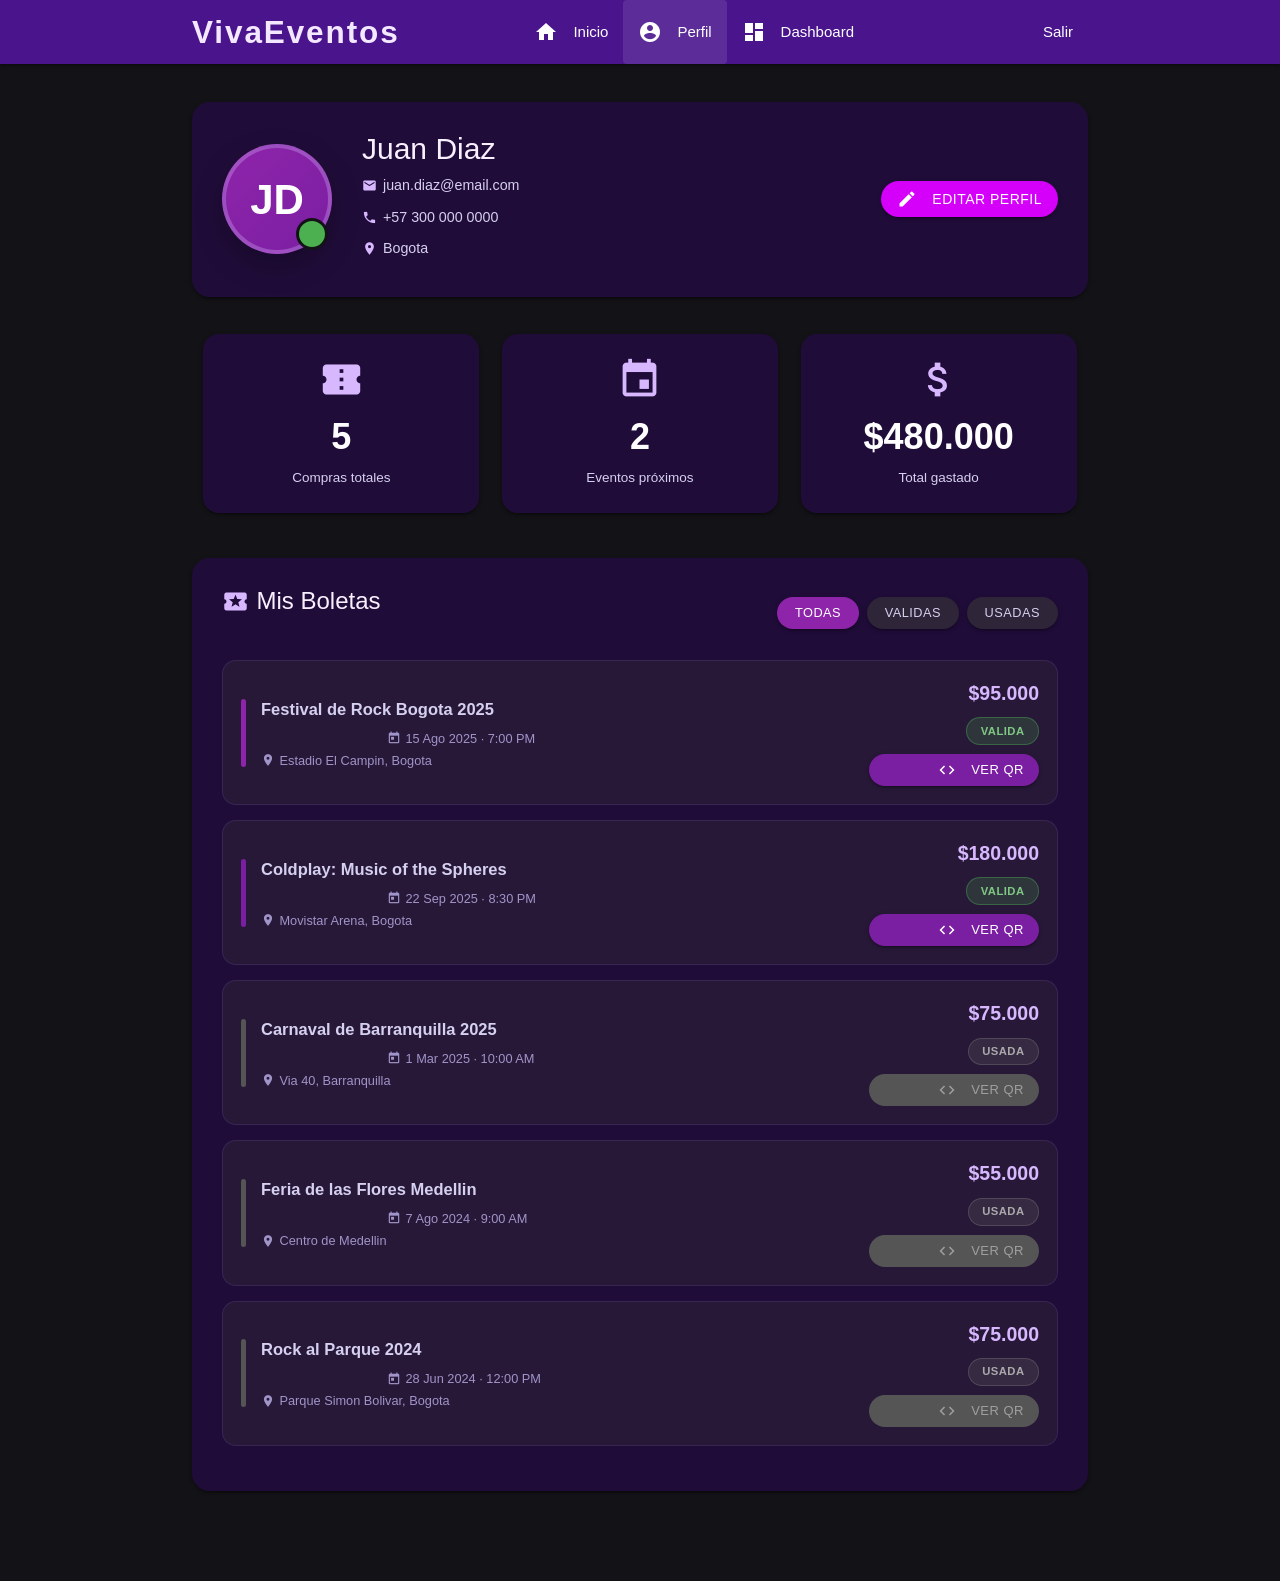
<file: perfil.html>
<!DOCTYPE html>
<html lang="es">
<head>
    <meta http-equiv="Content-Type" content="text/html; charset=UTF-8"/>
    <meta name="viewport" content="width=device-width, initial-scale=1"/>
    <title>Mi Perfil — VivaEventos</title>
    <link href="https://fonts.googleapis.com/icon?family=Material+Icons" rel="stylesheet">
    <link href="css/materialize.css" type="text/css" rel="stylesheet" media="screen,projection"/>
    <link href="css/style.css" type="text/css" rel="stylesheet" media="screen,projection"/>
    <link href="css/perfil.css" type="text/css" rel="stylesheet" media="screen,projection"/>
</head>
<body>

<!-- Navbar -->
<nav class="purple darken-4" role="navigation">
    <div class="nav-wrapper container">
        <a id="logo-container" href="home.html" class="brand-logo white-text">VivaEventos</a>
        <a href="#" data-target="nav-mobile" class="sidenav-trigger"><i class="material-icons">menu</i></a>
        <ul class="right hide-on-med-and-down">
            <li><a href="home.html" class="white-text"><i class="material-icons left">home</i>Inicio</a></li>
            <li><a href="perfil.html" class="white-text active-nav"><i class="material-icons left">account_circle</i>Perfil</a></li>
            <li><a href="Dashboard.html" class="white-text"><i class="material-icons left">dashboard</i>Dashboard</a></li>
            <li><a href="login.html" class="white-text" onclick="cerrarSesion(event)"><i class="material-icons left">logout</i>Salir</a></li>
        </ul>
    </div>
</nav>

<ul class="sidenav" id="nav-mobile">
    <li><a href="home.html"><i class="material-icons left">home</i>Inicio</a></li>
    <li><a href="perfil.html"><i class="material-icons left">account_circle</i>Perfil</a></li>
    <li><a href="Dashboard.html"><i class="material-icons left">dashboard</i>Dashboard</a></li>
    <li><a href="login.html" onclick="cerrarSesion(event)"><i class="material-icons left">logout</i>Salir</a></li>
</ul>

<main class="container perfil-main">

    <!-- Encabezado del perfil -->
    <div class="perfil-hero card-panel">
        <div class="perfil-avatar-wrap">
            <div class="perfil-avatar" id="avatarInitials">JD</div>
            <div class="perfil-avatar-badge">
                <i class="material-icons">verified</i>
            </div>
        </div>
        <div class="perfil-hero-info">
            <h4 id="nombreUsuario">Juan Diaz</h4>
            <p id="emailUsuario" class="perfil-email"><i class="material-icons tiny">email</i> juan.diaz@email.com</p>
            <p id="telefonoUsuario" class="perfil-email"><i class="material-icons tiny">phone</i> +57 300 000 0000</p>
            <p id="ciudadUsuario" class="perfil-email"><i class="material-icons tiny">location_on</i> Bogotá, Colombia</p>
        </div>
        <div class="perfil-hero-actions">
            <a href="editar-perfil.html" class="btn waves-effect waves-light purple accent-3">
                <i class="material-icons left">edit</i>Editar perfil
            </a>
        </div>
    </div>

    <!-- Estadísticas -->
    <div class="row perfil-stats-row">
        <div class="col s12 m4">
            <div class="card-panel perfil-stat-card center">
                <i class="material-icons perfil-stat-icon">confirmation_number</i>
                <h3 class="perfil-stat-num" id="totalCompras">5</h3>
                <p class="perfil-stat-label">Compras totales</p>
            </div>
        </div>
        <div class="col s12 m4">
            <div class="card-panel perfil-stat-card center">
                <i class="material-icons perfil-stat-icon">event</i>
                <h3 class="perfil-stat-num" id="eventosProximos">2</h3>
                <p class="perfil-stat-label">Eventos próximos</p>
            </div>
        </div>
        <div class="col s12 m4">
            <div class="card-panel perfil-stat-card center">
                <i class="material-icons perfil-stat-icon">attach_money</i>
                <h3 class="perfil-stat-num" id="totalGasto">$480.000</h3>
                <p class="perfil-stat-label">Total gastado</p>
            </div>
        </div>
    </div>

    <!-- Mis Boletas -->
    <div class="card-panel perfil-section">
        <div class="perfil-section-header">
            <h5><i class="material-icons left">local_activity</i>Mis Boletas</h5>
            <div class="perfil-filtros">
                <a class="btn-small waves-effect waves-light filtro-btn active" onclick="filtrar('todas', this)">Todas</a>
                <a class="btn-small waves-effect waves-light filtro-btn" onclick="filtrar('valida', this)">Validas</a>
                <a class="btn-small waves-effect waves-light filtro-btn" onclick="filtrar('usada', this)">Usadas</a>
            </div>
        </div>

        <!-- Lista de boletas -->
        <div id="listaBoletas">

            <!-- Boleta 1 -->
            <div class="boleta-item" data-estado="valida">
                <div class="boleta-evento-info">
                    <div class="boleta-color-bar" style="background:#8e24aa;"></div>
                    <div>
                        <p class="boleta-nombre">Festival de Rock Bogota 2025</p>
                        <span class="boleta-fecha"><i class="material-icons tiny">calendar_today</i> 15 Ago 2025 · 7:00 PM</span>
                        <span class="boleta-lugar"><i class="material-icons tiny">location_on</i> Estadio El Campin, Bogota</span>
                    </div>
                </div>
                <div class="boleta-meta">
                    <span class="boleta-precio">$95.000</span>
                    <span class="boleta-estado valida">Valida</span>
                    <a class="btn-small waves-effect waves-light purple darken-2" onclick="verQR(this)"
                       data-nombre="Festival de Rock Bogota 2025"
                       data-fecha="15 Ago 2025 · 7:00 PM"
                       data-lugar="Estadio El Campin, Bogota"
                       data-codigo="VE-2025-0001">
                        <i class="material-icons left">qr_code</i>Ver QR
                    </a>
                </div>
            </div>

            <!-- Boleta 2 -->
            <div class="boleta-item" data-estado="valida">
                <div class="boleta-evento-info">
                    <div class="boleta-color-bar" style="background:#7b1fa2;"></div>
                    <div>
                        <p class="boleta-nombre">Coldplay: Music of the Spheres</p>
                        <span class="boleta-fecha"><i class="material-icons tiny">calendar_today</i> 22 Sep 2025 · 8:30 PM</span>
                        <span class="boleta-lugar"><i class="material-icons tiny">location_on</i> Movistar Arena, Bogota</span>
                    </div>
                </div>
                <div class="boleta-meta">
                    <span class="boleta-precio">$180.000</span>
                    <span class="boleta-estado valida">Valida</span>
                    <a class="btn-small waves-effect waves-light purple darken-2" onclick="verQR(this)"
                       data-nombre="Coldplay: Music of the Spheres"
                       data-fecha="22 Sep 2025 · 8:30 PM"
                       data-lugar="Movistar Arena, Bogota"
                       data-codigo="VE-2025-0002">
                        <i class="material-icons left">qr_code</i>Ver QR
                    </a>
                </div>
            </div>

            <!-- Boleta 3 -->
            <div class="boleta-item" data-estado="usada">
                <div class="boleta-evento-info">
                    <div class="boleta-color-bar" style="background:#555;"></div>
                    <div>
                        <p class="boleta-nombre">Carnaval de Barranquilla 2025</p>
                        <span class="boleta-fecha"><i class="material-icons tiny">calendar_today</i> 1 Mar 2025 · 10:00 AM</span>
                        <span class="boleta-lugar"><i class="material-icons tiny">location_on</i> Via 40, Barranquilla</span>
                    </div>
                </div>
                <div class="boleta-meta">
                    <span class="boleta-precio">$75.000</span>
                    <span class="boleta-estado usada">Usada</span>
                    <a class="btn-small waves-effect waves-light grey darken-2 disabled">
                        <i class="material-icons left">qr_code</i>Ver QR
                    </a>
                </div>
            </div>

            <!-- Boleta 4 -->
            <div class="boleta-item" data-estado="usada">
                <div class="boleta-evento-info">
                    <div class="boleta-color-bar" style="background:#555;"></div>
                    <div>
                        <p class="boleta-nombre">Feria de las Flores Medellin</p>
                        <span class="boleta-fecha"><i class="material-icons tiny">calendar_today</i> 7 Ago 2024 · 9:00 AM</span>
                        <span class="boleta-lugar"><i class="material-icons tiny">location_on</i> Centro de Medellin</span>
                    </div>
                </div>
                <div class="boleta-meta">
                    <span class="boleta-precio">$55.000</span>
                    <span class="boleta-estado usada">Usada</span>
                    <a class="btn-small waves-effect waves-light grey darken-2 disabled">
                        <i class="material-icons left">qr_code</i>Ver QR
                    </a>
                </div>
            </div>

            <!-- Boleta 5 -->
            <div class="boleta-item" data-estado="usada">
                <div class="boleta-evento-info">
                    <div class="boleta-color-bar" style="background:#555;"></div>
                    <div>
                        <p class="boleta-nombre">Rock al Parque 2024</p>
                        <span class="boleta-fecha"><i class="material-icons tiny">calendar_today</i> 28 Jun 2024 · 12:00 PM</span>
                        <span class="boleta-lugar"><i class="material-icons tiny">location_on</i> Parque Simon Bolivar, Bogota</span>
                    </div>
                </div>
                <div class="boleta-meta">
                    <span class="boleta-precio">$75.000</span>
                    <span class="boleta-estado usada">Usada</span>
                    <a class="btn-small waves-effect waves-light grey darken-2 disabled">
                        <i class="material-icons left">qr_code</i>Ver QR
                    </a>
                </div>
            </div>

        </div><!-- /listaBoletas -->

        <!-- Estado vacio -->
        <div class="boletas-vacias hide" id="boletasVacias">
            <i class="material-icons large">confirmation_number</i>
            <p>No tienes boletas en esta categoria</p>
        </div>

    </div><!-- /perfil-section -->

</main>

<!-- Modal QR -->
<div id="modalQR" class="modal qr-modal">
    <div class="modal-content center">
        <div class="qr-modal-logo">VivaEventos</div>
        <div class="qr-code-wrap">
            <!-- QR generado con SVG simple -->
            <canvas id="qrCanvas" width="200" height="200"></canvas>
        </div>
        <h5 id="qrNombre" class="qr-evento-nombre"></h5>
        <p id="qrFecha" class="qr-dato"><i class="material-icons tiny">calendar_today</i> <span></span></p>
        <p id="qrLugar" class="qr-dato"><i class="material-icons tiny">location_on</i> <span></span></p>
        <p id="qrCodigo" class="qr-codigo"></p>
        <span class="boleta-estado valida qr-estado-badge">Boleta Valida</span>
    </div>
    <div class="modal-footer">
        <a href="#!" class="btn waves-effect waves-light purple darken-2" onclick="descargarQR()">
            <i class="material-icons left">download</i>Descargar
        </a>
        <a href="#!" class="modal-close btn-flat waves-effect white-text">Cerrar</a>
    </div>
</div>
<div class="modal-overlay" id="modalOverlay" onclick="cerrarModal()"></div>

<script src="js/materialize.js"></script>
<script src="js/perfil.js"></script>
</body>
</html>
</file>
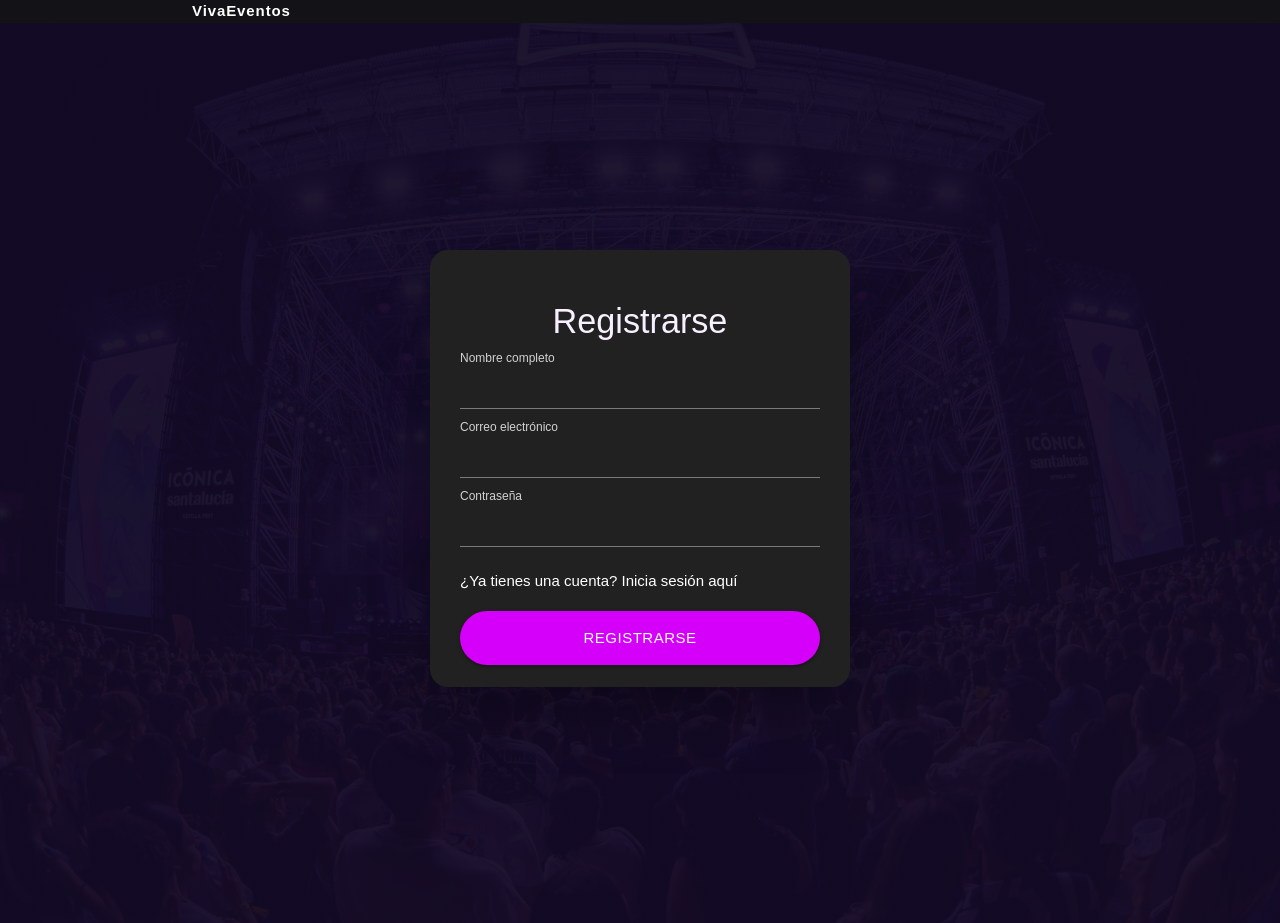
<file: register.html>
<!DOCTYPE html>
<html lang="en">
<head>
  <meta http-equiv="Content-Type" content="text/html; charset=UTF-8"/>
  <meta name="viewport" content="width=device-width, initial-scale=1"/>
  <title>Registro VivaEventos</title>
    <!-- CSS  -->
  <link href="https://fonts.googleapis.com/icon?family=Material+Icons" rel="stylesheet">
  <link href="css/materialize.css" type="text/css" rel="stylesheet" media="screen,projection"/>
  <link href="css/style.css" type="text/css" rel="stylesheet" media="screen,projection"/>
    <link href="css/register.css" type="text/css" rel="stylesheet" media="screen,projection"/>
</head>

<body class="register-page">

    <div class="nav-wrapper container">
        <a id="logo-container" href="index.html" class="brand-logo white-text">VivaEventos</a>
    </div>

  <div class="register-background">
    <div class="register-overlay"></div>
    <div class="register-container valign-wrapper">
      <div class="card-panel grey darken-4 white-text register-card">
        <h4 class="center">Registrarse</h4>
        <div class="input-field">
          <input id="name" type="text" class="white-text validate">
          <label class="active" for="name">Nombre completo</label>
        </div>
        <div class="input-field">
          <input id="email" type="email" class="white-text validate">
          <label class="active" for="email">Correo electrónico</label>
        </div>
        <div class="input-field">
          <input id="password" type="password" class="white-text validate">
          <label class="active" for="password">Contraseña</label>
        </div>
        <h10 class="center"><a href="login.html" class="white-text">¿Ya tienes una cuenta? Inicia sesión aquí</a></h5>
        <div class="center">
          <a class="btn-large purple accent-3 waves-effect waves-light" onclick="register()">Registrarse</a>
        </div>
      </div>
    </div>
  </div>

<script>
async function register() {

    const response = await fetch("/api/users/auth/register", {
        method: "POST",
        headers: {
            "Content-Type": "application/json"
        },
        body: JSON.stringify({
            name: document.getElementById("name").value,
            email: document.getElementById("email").value,
            password: document.getElementById("password").value
        })
    });

    const data = await response.text();

    if(response.ok){
        alert("Registro exitoso");
        window.location.href = "login.html";
        return;
    }
}
</script>

</body>
</html>
</file>
<file: css/perfil.css>
/* ========================================
   Perfil de Usuario - VivaEventos
   ======================================== */

.perfil-main {
    padding-top: 2rem;
    padding-bottom: 4rem;
    min-height: 100vh;
}

/* ===== Header del perfil ===== */
.perfil-hero {
    display: flex;
    align-items: center;
    gap: 2rem;
    flex-wrap: wrap;
    padding: 2rem !important;
    border-radius: 18px;
    margin-bottom: 2rem;
}

.perfil-avatar-wrap {
    position: relative;
}

.perfil-avatar {
    width: 110px;
    height: 110px;
    border-radius: 50%;
    background: linear-gradient(135deg, #8e24aa 0%, #7b1fa2 100%);
    display: flex;
    align-items: center;
    justify-content: center;
    font-size: 2.8rem;
    font-weight: 700;
    color: #fff;
    border: 4px solid rgba(215, 184, 255, 0.3);
    box-shadow: 0 12px 28px rgba(0, 0, 0, 0.25);
}

.perfil-avatar-badge {
    position: absolute;
    bottom: 4px;
    right: 4px;
    width: 32px;
    height: 32px;
    background: #4caf50;
    border-radius: 50%;
    display: flex;
    align-items: center;
    justify-content: center;
    border: 3px solid #121217;
}

.perfil-avatar-badge .material-icons {
    font-size: 18px;
    color: #fff;
}

.perfil-hero-info {
    flex: 1;
    min-width: 250px;
}

.perfil-hero-info h4 {
    margin: 0 0 0.5rem 0;
    font-size: 2rem;
}

.perfil-email {
    display: flex;
    align-items: center;
    gap: 0.4rem;
    margin: 0.3rem 0;
    color: #d6d0f0;
    font-size: 0.95rem;
}

.perfil-email .material-icons {
    color: #d7b8ff;
}

.perfil-hero-actions .btn {
    border-radius: 999px;
}

/* ===== Estadísticas ===== */
.perfil-stats-row {
    margin-bottom: 2rem;
}

.perfil-stat-card {
    border-radius: 16px;
    padding: 1.5rem !important;
    background: rgba(34, 13, 60, 0.92) !important;
    transition: transform 0.2s, box-shadow 0.2s;
}

.perfil-stat-card:hover {
    transform: translateY(-4px);
    box-shadow: 0 16px 36px rgba(142, 36, 170, 0.22);
}

.perfil-stat-icon {
    font-size: 3rem;
    color: #d7b8ff;
    margin-bottom: 0.5rem;
}

.perfil-stat-num {
    margin: 0.5rem 0;
    font-size: 2.4rem;
    font-weight: 700;
    color: #fff;
}

.perfil-stat-label {
    margin: 0;
    color: #d6d0f0;
    font-size: 0.9rem;
}

/* ===== Sección de contenido ===== */
.perfil-section {
    border-radius: 18px;
    padding: 2rem !important;
    margin-bottom: 2rem;
}

.perfil-section h5 {
    display: flex;
    align-items: center;
    margin-top: 0;
    margin-bottom: 1.5rem;
    font-size: 1.6rem;
}

.perfil-section h5 .material-icons {
    margin-right: 0.5rem;
    font-size: 1.8rem;
    color: #d7b8ff;
}

.perfil-section-header {
    display: flex;
    justify-content: space-between;
    align-items: center;
    flex-wrap: wrap;
    gap: 1rem;
    margin-bottom: 1.5rem;
}

.perfil-filtros {
    display: flex;
    gap: 0.5rem;
    flex-wrap: wrap;
}

.filtro-btn {
    border-radius: 999px;
    background: #2e2538 !important;
    color: #d6d0f0 !important;
    font-size: 0.85rem;
    padding: 0 1.2rem;
    height: 32px;
    line-height: 32px;
}

.filtro-btn.active {
    background: #8e24aa !important;
    color: #fff !important;
}

/* ===== Lista de boletas ===== */
.boleta-item {
    display: flex;
    justify-content: space-between;
    align-items: center;
    gap: 1.5rem;
    padding: 1.2rem;
    margin-bottom: 1rem;
    background: rgba(46, 37, 56, 0.5);
    border-radius: 14px;
    border: 1px solid rgba(180, 130, 255, 0.12);
    transition: all 0.2s;
}

.boleta-item:hover {
    background: rgba(46, 37, 56, 0.8);
    border-color: rgba(180, 130, 255, 0.25);
    transform: translateX(4px);
}

.boleta-evento-info {
    display: flex;
    gap: 1rem;
    align-items: center;
    flex: 1;
    min-width: 0;
}

.boleta-color-bar {
    width: 5px;
    height: 68px;
    border-radius: 999px;
    flex-shrink: 0;
}

.boleta-nombre {
    margin: 0 0 0.4rem 0;
    font-size: 1.1rem;
    font-weight: 600;
    color: #fff;
}

.boleta-fecha,
.boleta-lugar {
    display: block;
    font-size: 0.85rem;
    color: #a094c8;
    margin-top: 0.2rem;
    display: flex;
    align-items: center;
    gap: 0.3rem;
}

.boleta-fecha .material-icons,
.boleta-lugar .material-icons {
    font-size: 14px;
}

.boleta-meta {
    display: flex;
    flex-direction: column;
    align-items: flex-end;
    gap: 0.6rem;
    flex-shrink: 0;
}

.boleta-precio {
    font-size: 1.3rem;
    font-weight: 700;
    color: #d7b8ff;
}

.boleta-estado {
    display: inline-block;
    padding: 0.3rem 0.9rem;
    border-radius: 999px;
    font-size: 0.75rem;
    font-weight: 600;
    text-transform: uppercase;
    letter-spacing: 0.04em;
}

.boleta-estado.valida {
    background: rgba(76, 175, 80, 0.2);
    color: #81c784;
    border: 1px solid rgba(76, 175, 80, 0.4);
}

.boleta-estado.usada {
    background: rgba(117, 117, 117, 0.2);
    color: #aaa;
    border: 1px solid rgba(117, 117, 117, 0.4);
}

.boleta-estado.expirada {
    background: rgba(244, 67, 54, 0.2);
    color: #e57373;
    border: 1px solid rgba(244, 67, 54, 0.4);
}

.boleta-meta .btn-small {
    border-radius: 999px;
    padding: 0 1rem;
    height: 32px;
    line-height: 32px;
}

.boleta-meta .btn-small.disabled {
    background: #555 !important;
    cursor: not-allowed;
}

/* Estado vacío */
.boletas-vacias {
    text-align: center;
    padding: 3rem 1rem;
    color: #a094c8;
}

.boletas-vacias .material-icons {
    font-size: 4rem;
    color: #555;
    margin-bottom: 1rem;
}

.boletas-vacias p {
    font-size: 1.1rem;
}

/* ===== Modal QR ===== */
.qr-modal {
    max-width: 440px;
    border-radius: 18px;
    background: rgba(34, 13, 60, 0.98) !important;
    border: 1px solid rgba(180, 130, 255, 0.18);
    box-shadow: 0 32px 72px rgba(0, 0, 0, 0.4);
}

.qr-modal .modal-content {
    padding: 2rem 1.5rem 1.5rem;
}

.qr-modal-logo {
    font-size: 1.5rem;
    font-weight: 700;
    color: #d7b8ff;
    margin-bottom: 1.5rem;
    letter-spacing: 0.06em;
}

.qr-code-wrap {
    display: inline-block;
    padding: 1.5rem;
    background: #ffffff;
    border-radius: 16px;
    margin-bottom: 1.5rem;
}

#qrCanvas {
    display: block;
}

.qr-evento-nombre {
    font-size: 1.4rem;
    margin: 1rem 0 0.8rem;
    color: #fff;
}

.qr-dato {
    display: flex;
    align-items: center;
    justify-content: center;
    gap: 0.4rem;
    margin: 0.4rem 0;
    color: #d6d0f0;
    font-size: 0.95rem;
}

.qr-dato .material-icons {
    color: #d7b8ff;
}

.qr-codigo {
    font-family: 'Courier New', monospace;
    font-size: 1rem;
    font-weight: 600;
    color: #8e24aa;
    margin: 1rem 0 1.2rem;
    letter-spacing: 0.08em;
}

.qr-estado-badge {
    display: inline-block;
    margin-top: 0.5rem;
}

.qr-modal .modal-footer {
    background: transparent;
    display: flex;
    justify-content: center;
    gap: 1rem;
    padding: 1rem;
    border-top: 1px solid rgba(180, 130, 255, 0.12);
}

.qr-modal .modal-footer .btn,
.qr-modal .modal-footer .btn-flat {
    border-radius: 999px;
}

/* ===== Editar perfil ===== */
.editar-breadcrumb {
    margin-bottom: 1.5rem;
}

.editar-breadcrumb a {
    display: inline-flex;
    align-items: center;
    gap: 0.3rem;
    font-size: 0.95rem;
    transition: color 0.2s;
}

.editar-breadcrumb a:hover {
    color: #d7b8ff !important;
}

.editar-tabs {
    background: transparent !important;
    margin-bottom: 2rem;
}

.editar-tabs .tab a {
    color: #a094c8 !important;
    font-weight: 500;
}

.editar-tabs .tab a.active,
.editar-tabs .tab a:hover {
    color: #d7b8ff !important;
}

.editar-tabs .indicator {
    background-color: #8e24aa;
}

.editar-form {
    padding-top: 2rem;
}

.editar-avatar-wrap {
    margin-bottom: 2rem;
}

.editar-avatar-hint {
    margin-top: 0.8rem;
    color: #a094c8;
    font-size: 0.85rem;
}

.editar-form .input-field input,
.editar-form .input-field textarea {
    color: #ffffff !important;
    border-bottom: 1px solid rgba(255, 255, 255, 0.4) !important;
}

.editar-form .input-field input:focus,
.editar-form .input-field textarea:focus {
    border-bottom: 1px solid #d7b8ff !important;
    box-shadow: 0 1px 0 0 #d7b8ff !important;
}

.editar-form .input-field label {
    color: rgba(255, 255, 255, 0.8) !important;
}

.editar-form .input-field label.active {
    color: #d7b8ff !important;
}

.editar-form .prefix {
    color: #d7b8ff;
}

.editar-alert {
    display: flex;
    align-items: center;
    gap: 0.6rem;
    padding: 1rem 1.2rem;
    border-radius: 12px;
    margin: 1.5rem 0;
    font-size: 0.95rem;
}

.editar-alert-success {
    background: rgba(76, 175, 80, 0.15);
    color: #81c784;
    border: 1px solid rgba(76, 175, 80, 0.3);
}

.editar-alert-error {
    background: rgba(244, 67, 54, 0.15);
    color: #e57373;
    border: 1px solid rgba(244, 67, 54, 0.3);
}

.editar-alert .material-icons {
    font-size: 1.4rem;
}

.editar-actions {
    display: flex;
    gap: 1rem;
    justify-content: flex-end;
    margin-top: 2rem;
    flex-wrap: wrap;
}

.editar-actions .btn {
    border-radius: 999px;
}

/* Password strength */
.pass-strength-wrap {
    margin: 1rem 0 2rem;
}

.pass-strength-bar {
    width: 100%;
    height: 6px;
    background: rgba(255, 255, 255, 0.1);
    border-radius: 999px;
    overflow: hidden;
    margin-bottom: 0.5rem;
}

.pass-strength-fill {
    height: 100%;
    width: 0%;
    border-radius: 999px;
    transition: width 0.3s, background 0.3s;
}

.pass-strength-fill.debil {
    width: 33%;
    background: #e57373;
}

.pass-strength-fill.media {
    width: 66%;
    background: #ffb74d;
}

.pass-strength-fill.fuerte {
    width: 100%;
    background: #81c784;
}

.pass-strength-label {
    font-size: 0.85rem;
    color: #a094c8;
}

/* 2FA */
.twofa-card {
    display: flex;
    justify-content: space-between;
    align-items: center;
    gap: 1rem;
    padding: 1.2rem;
    background: rgba(46, 37, 56, 0.5);
    border-radius: 14px;
    border: 1px solid rgba(180, 130, 255, 0.12);
    margin: 2rem 0;
}

.twofa-info {
    display: flex;
    gap: 1rem;
    align-items: center;
}

.twofa-info .material-icons {
    font-size: 2rem;
    color: #d7b8ff;
}

.twofa-title {
    margin: 0 0 0.2rem 0;
    font-weight: 600;
    color: #fff;
}

.twofa-desc {
    margin: 0;
    font-size: 0.85rem;
    color: #a094c8;
}

/* Switch */
.switch label {
    color: #d6d0f0;
}

.switch label input[type=checkbox]:checked + .lever {
    background-color: rgba(142, 36, 170, 0.5);
}

.switch label input[type=checkbox]:checked + .lever:after {
    background-color: #8e24aa;
}

/* ===== Pago ===== */
.pago-metodo-tabs {
    display: flex;
    gap: 0.5rem;
    margin-bottom: 2rem;
    flex-wrap: wrap;
}

.pago-tab {
    flex: 1;
    min-width: 100px;
    padding: 0.8rem 1rem;
    border: 2px solid rgba(180, 130, 255, 0.2);
    background: rgba(46, 37, 56, 0.5);
    color: #d6d0f0;
    border-radius: 12px;
    cursor: pointer;
    transition: all 0.2s;
    display: flex;
    align-items: center;
    justify-content: center;
    gap: 0.4rem;
    font-size: 0.95rem;
    font-weight: 500;
}

.pago-tab:hover {
    border-color: rgba(180, 130, 255, 0.4);
    background: rgba(46, 37, 56, 0.8);
}

.pago-tab.active {
    border-color: #8e24aa;
    background: rgba(142, 36, 170, 0.2);
    color: #d7b8ff;
}

/* Tarjeta visual */
.tarjeta-visual {
    width: 100%;
    max-width: 380px;
    height: 220px;
    margin: 0 auto 2rem;
    padding: 1.8rem;
    background: linear-gradient(135deg, #8e24aa 0%, #5e35b1 100%);
    border-radius: 18px;
    box-shadow: 0 16px 40px rgba(0, 0, 0, 0.3);
    color: #fff;
    display: flex;
    flex-direction: column;
    justify-content: space-between;
    position: relative;
    overflow: hidden;
}

.tarjeta-visual::before {
    content: '';
    position: absolute;
    top: -50%;
    right: -30%;
    width: 200px;
    height: 200px;
    background: rgba(255, 255, 255, 0.08);
    border-radius: 50%;
}

.tarjeta-chip {
    width: 50px;
    height: 38px;
    background: linear-gradient(135deg, #f9d976 0%, #f39c12 100%);
    border-radius: 8px;
    position: relative;
    box-shadow: 0 4px 12px rgba(0, 0, 0, 0.25);
}

.tarjeta-numero {
    font-size: 1.6rem;
    font-family: 'Courier New', monospace;
    letter-spacing: 0.15em;
    font-weight: 500;
    text-shadow: 0 2px 8px rgba(0, 0, 0, 0.2);
}

.tarjeta-row {
    display: flex;
    justify-content: space-between;
    align-items: flex-end;
    position: relative;
}

.tarjeta-sublabel {
    font-size: 0.7rem;
    margin: 0 0 0.2rem 0;
    opacity: 0.8;
    text-transform: uppercase;
    letter-spacing: 0.06em;
}

.tarjeta-titular {
    font-size: 0.95rem;
    font-weight: 600;
    margin: 0;
    text-transform: uppercase;
    letter-spacing: 0.05em;
}

.tarjeta-right {
    text-align: right;
}

.tarjeta-exp {
    font-size: 0.95rem;
    font-weight: 600;
    margin: 0;
    font-family: 'Courier New', monospace;
}

.tarjeta-marca {
    position: absolute;
    bottom: 0;
    right: 0;
    font-size: 2rem;
    font-weight: 700;
    opacity: 0.9;
}

.cupon-wrap {
    display: flex;
    gap: 0.8rem;
    align-items: flex-end;
    margin-top: 1.5rem;
}

.cupon-input {
    flex: 1;
}

.cupon-btn {
    border-radius: 999px;
    height: 42px;
    line-height: 42px;
    padding: 0 1.5rem;
    margin-bottom: 1.25rem;
}

.cupon-feedback {
    margin-top: 0.5rem;
    padding: 0.6rem 1rem;
    border-radius: 8px;
    font-size: 0.85rem;
}

.cupon-feedback.valido {
    background: rgba(76, 175, 80, 0.15);
    color: #81c784;
    border: 1px solid rgba(76, 175, 80, 0.3);
}

.cupon-feedback.invalido {
    background: rgba(244, 67, 54, 0.15);
    color: #e57373;
    border: 1px solid rgba(244, 67, 54, 0.3);
}

/* Metodos alternativos */
.metodo-alt-card {
    padding: 2rem 1.5rem;
    background: rgba(46, 37, 56, 0.5);
    border-radius: 14px;
    border: 1px solid rgba(180, 130, 255, 0.12);
}

.metodo-alt-card h6 {
    margin: 1rem 0;
    color: #fff;
}

.metodo-alt-card p {
    color: #d6d0f0;
    line-height: 1.6;
}

.metodo-alt-aviso {
    margin-top: 1rem;
    display: flex;
    align-items: center;
    gap: 0.4rem;
    color: #d7b8ff !important;
    font-size: 0.9rem;
}

.pago-select {
    display: block !important;
    color: #ffffff !important;
}

.select-wrapper input.select-dropdown {
    color: #ffffff !important;
    border-bottom: 1px solid rgba(255, 255, 255, 0.4) !important;
}

.select-wrapper input.select-dropdown:focus {
    border-bottom: 1px solid #d7b8ff !important;
}

.dropdown-content li > a,
.dropdown-content li > span {
    color: #8e24aa !important;
}

/* Boton pagar */
.pago-action {
    margin-top: 2.5rem;
    text-align: center;
}

.pago-btn {
    width: 100%;
    border-radius: 999px;
    font-size: 1.1rem;
    font-weight: 600;
}

.pago-seguro {
    margin-top: 1rem;
    display: flex;
    align-items: center;
    justify-content: center;
    gap: 0.4rem;
    color: #a094c8;
    font-size: 0.85rem;
}

.pago-seguro .material-icons {
    font-size: 16px;
    color: #81c784;
}

/* Resumen pedido */
.pago-resumen {
    position: sticky;
    top: 1rem;
}

.resumen-evento {
    display: flex;
    gap: 1rem;
    padding-bottom: 1.5rem;
    margin-bottom: 1.5rem;
    border-bottom: 1px solid rgba(180, 130, 255, 0.12);
}

.resumen-nombre {
    font-size: 1.1rem;
    font-weight: 600;
    color: #fff;
    margin: 0 0 0.6rem 0;
}

.resumen-dato {
    display: flex;
    align-items: center;
    gap: 0.3rem;
    font-size: 0.85rem;
    color: #a094c8;
    margin-top: 0.3rem;
}

.resumen-dato .material-icons {
    font-size: 14px;
}

.resumen-lineas {
    display: flex;
    flex-direction: column;
    gap: 1rem;
}

.resumen-linea {
    display: flex;
    justify-content: space-between;
    align-items: center;
    color: #d6d0f0;
    font-size: 0.95rem;
}

.resumen-linea.resumen-total {
    padding-top: 1rem;
    border-top: 2px solid rgba(180, 130, 255, 0.2);
    font-size: 1.3rem;
    font-weight: 700;
    color: #fff;
}

.resumen-cantidad {
    display: flex;
    align-items: center;
    gap: 0.8rem;
}

.qty-btn {
    width: 28px;
    height: 28px;
    border-radius: 50%;
    background: #8e24aa;
    color: #fff;
    border: none;
    cursor: pointer;
    display: flex;
    align-items: center;
    justify-content: center;
    font-size: 1.2rem;
    font-weight: 600;
    transition: background 0.2s;
}

.qty-btn:hover {
    background: #7b1fa2;
}

.resumen-cantidad span {
    font-weight: 600;
    font-size: 1.1rem;
    color: #fff;
    min-width: 24px;
    text-align: center;
}

.resumen-garantia {
    margin-top: 1.5rem;
    padding-top: 1.5rem;
    border-top: 1px solid rgba(180, 130, 255, 0.12);
    display: flex;
    align-items: center;
    gap: 0.5rem;
    color: #81c784;
    font-size: 0.85rem;
}

.resumen-garantia .material-icons {
    font-size: 18px;
}

/* Modal Pago */
.pago-modal {
    max-width: 500px;
    border-radius: 18px;
    background: rgba(34, 13, 60, 0.98) !important;
    border: 1px solid rgba(180, 130, 255, 0.18);
    box-shadow: 0 32px 72px rgba(0, 0, 0, 0.4);
}

.pago-modal .modal-content {
    padding: 3rem 2rem;
}

.pago-modal-body h5 {
    margin: 1.5rem 0 0.8rem;
    color: #fff;
}

.pago-modal-body p {
    color: #d6d0f0;
}

.pago-spinner {
    margin: 0 auto 1.5rem;
    width: 80px;
    height: 80px;
}

.pago-resultado-icon {
    width: 100px;
    height: 100px;
    border-radius: 50%;
    display: flex;
    align-items: center;
    justify-content: center;
    margin: 0 auto 1.5rem;
}

.pago-resultado-icon.exito {
    background: rgba(76, 175, 80, 0.2);
    border: 3px solid #81c784;
}

.pago-resultado-icon.error {
    background: rgba(244, 67, 54, 0.2);
    border: 3px solid #e57373;
}

.pago-resultado-icon .material-icons {
    font-size: 4rem;
}

.pago-resultado-icon.exito .material-icons {
    color: #81c784;
}

.pago-resultado-icon.error .material-icons {
    color: #e57373;
}

.modal-overlay {
    display: none;
    position: fixed;
    inset: 0;
    background: rgba(0, 0, 0, 0.6);
    z-index: 1001;
    backdrop-filter: blur(4px);
}

.modal-overlay.show {
    display: block;
}

.modal {
    display: none;
    position: fixed;
    top: 50%;
    left: 50%;
    transform: translate(-50%, -50%);
    z-index: 1002;
}

.modal.show {
    display: block;
}

/* ===== Responsive ===== */
@media only screen and (max-width: 768px) {
    .perfil-hero {
        flex-direction: column;
        text-align: center;
    }

    .perfil-hero-actions {
        width: 100%;
    }

    .perfil-hero-actions .btn {
        width: 100%;
    }

    .perfil-section-header {
        flex-direction: column;
        align-items: flex-start;
    }

    .boleta-item {
        flex-direction: column;
        align-items: flex-start;
    }

    .boleta-meta {
        flex-direction: row;
        justify-content: space-between;
        width: 100%;
    }

    .editar-actions {
        flex-direction: column;
    }

    .editar-actions .btn {
        width: 100%;
    }

    .cupon-wrap {
        flex-direction: column;
        align-items: stretch;
    }

    .cupon-btn {
        width: 100%;
        margin-bottom: 0;
    }

    .pago-resumen {
        position: static;
    }
}

nav ul a.active-nav {
    background: rgba(255, 255, 255, 0.1);
    border-radius: 4px;
}
</file>
<file: css/organizador.css>
/* =========================================================
   VivaEventos – Panel Organizador
   Estética basada en eventos.html (style.css)
   ========================================================= */

:root {
    --bg:      #121217;
    --surface: rgba(34,13,60,0.92);
    --border:  rgba(180,120,255,0.15);
    --accent:  #b47fff;
    --text:    #f3e8ff;
    --muted:   #a98ecf;
    --danger:  #e05c7a;
    --success: #5ce0a8;
}

*, *::before, *::after { box-sizing: border-box; margin: 0; padding: 0; }

body {
    background: #121217;
    color: #ECE9FF;
    min-height: 100vh;
    display: flex;
    flex-direction: column;
    font-family: 'DM Sans', sans-serif;
}

/* ── NAV — igual a materialize nav con style.css ── */
nav {
    background: #2a0e3d !important;
    height: 64px;
    display: flex;
    align-items: center;
    padding: 0 2rem;
    gap: 1rem;
}
.brand {
    font-weight: 600;
    letter-spacing: 0.06em;
    font-size: 1.5rem;
    color: #f3e8ff;
    flex: 1;
    text-decoration: none;
}
.brand span { color: var(--accent); }

.nav-user {
    display: flex;
    align-items: center;
    gap: 0.5rem;
    font-size: 0.9rem;
    color: #f3e8ff;
    line-height: 64px;
    padding: 0 0.5rem;
}
.nav-user .material-icons { font-size: 1.1rem; color: var(--accent); line-height: inherit; }

.nav-logout {
    background: none;
    border: none;
    color: #f3e8ff;
    cursor: pointer;
    font-size: 0.9rem;
    font-family: inherit;
    display: flex;
    align-items: center;
    gap: 4px;
    line-height: 64px;
    padding: 0 0.5rem;
    transition: color 0.2s;
}
.nav-logout:hover { color: var(--accent); }
.nav-logout .material-icons { font-size: 1.1rem; line-height: inherit; }

/* ── LAYOUT ── */
.layout {
    display: grid;
    grid-template-columns: 1fr 220px;
    flex: 1;
    min-height: calc(100vh - 64px);
}

/* ── MAIN ── */
.main { padding: 2rem 2.5rem; overflow-y: auto; }

.section-header {
    padding: 1.5rem 0 1rem;
    border-bottom: 1px solid rgba(180,120,255,0.12);
    margin-bottom: 1.5rem;
}
.section-header h2 { color: #f3e8ff; font-weight: 600; margin: 0; font-size: 1.6rem; }
.section-header p  { color: #a98ecf; margin: 0.3rem 0 0; font-size: 0.9rem; line-height: 1.8rem; }

/* ── TABLE ── */
.table-wrap {
    background: rgba(34,13,60,0.92);
    border-radius: 16px;
    border: 1px solid rgba(180,120,255,0.15);
    overflow: hidden;
}
table { width: 100%; border-collapse: collapse; font-size: 0.92rem; }

thead tr { background: rgba(180,120,255,0.07); }
thead th {
    padding: 0.9rem 1.2rem;
    text-align: left;
    font-size: 0.78rem;
    font-weight: 600;
    color: var(--accent);
    letter-spacing: 0.07em;
    text-transform: uppercase;
    border-bottom: 1px solid rgba(180,120,255,0.15);
}

tbody tr {
    border-bottom: 1px solid rgba(180,120,255,0.08);
    transition: background 0.15s;
    cursor: pointer;
}
tbody tr:last-child { border-bottom: none; }
tbody tr:hover { background: rgba(180,120,255,0.06); }
tbody tr.row-sel { background: rgba(180,120,255,0.1); }
tbody tr.row-sel td:first-child {
    border-left: 3px solid var(--accent);
    padding-left: calc(1.2rem - 3px);
}

tbody td { padding: 0.85rem 1.2rem; color: #ECE9FF; vertical-align: middle; }
tbody td.muted { color: #a98ecf; font-size: 0.88rem; }

.price-tag { color: var(--success); font-weight: 500; font-size: 0.88rem; }

.badge-code {
    font-family: 'Courier New', monospace;
    background: rgba(124,58,237,0.18);
    border: 1px solid rgba(124,58,237,0.3);
    border-radius: 6px;
    padding: 0.18rem 0.55rem;
    font-size: 0.82rem;
    color: #c4a4f0;
    letter-spacing: 0.05em;
}

/* ── SIDEBAR ── */
.sidebar {
    border-left: 1px solid rgba(180,120,255,0.15);
    background: rgba(34,13,60,0.6);
    padding: 2rem 1.2rem;
    display: flex;
    flex-direction: column;
    gap: 0.7rem;
}
.sidebar-title {
    font-size: 0.72rem;
    font-weight: 700;
    color: var(--accent);
    letter-spacing: 0.1em;
    text-transform: uppercase;
    margin-bottom: 0.3rem;
}

.sb-btn {
    width: 100%;
    padding: 0.65rem 1rem;
    border-radius: 999px;
    border: 1px solid rgba(180,120,255,0.2);
    background: rgba(180,120,255,0.06);
    color: #f3e8ff;
    font-family: inherit;
    font-size: 0.88rem;
    font-weight: 500;
    cursor: pointer;
    display: flex;
    align-items: center;
    gap: 0.5rem;
    transition: background 0.18s, border-color 0.18s;
}
.sb-btn .material-icons { font-size: 1.1rem; color: var(--accent); }
.sb-btn:hover:not(:disabled) {
    background: rgba(180,120,255,0.12);
    border-color: rgba(180,120,255,0.4);
}
.sb-btn:disabled { opacity: 0.38; cursor: not-allowed; }

.sb-btn.primary { background: #8e24aa; border-color: transparent; }
.sb-btn.primary .material-icons { color: #fff; }
.sb-btn.primary:hover:not(:disabled) { background: #7b1fa2; }

.sb-btn.danger { color: var(--danger); }
.sb-btn.danger .material-icons { color: var(--danger); }
.sb-btn.danger:hover:not(:disabled) {
    background: rgba(224,92,122,0.1);
    border-color: rgba(224,92,122,0.35);
}

.sb-divider { border: none; border-top: 1px solid rgba(180,120,255,0.12); margin: 0.2rem 0; }
.sb-hint { font-size: 0.78rem; color: #7a6e99; line-height: 1.5; margin-top: 0.3rem; }

/* ── OVERLAY ── */
.overlay {
    display: none;
    position: fixed;
    inset: 0;
    background: rgba(10,5,20,0.75);
    z-index: 1000;
    justify-content: center;
    align-items: center;
    backdrop-filter: blur(3px);
}
.overlay.open { display: flex; }

/* ── MODAL — mismo estilo que modal de eventos.html ── */
.modal-box {
    background: #1a0d2e;
    border: 1px solid rgba(180,120,255,0.2);
    border-radius: 16px;
    width: 100%;
    max-width: 540px;
    padding: 2rem;
    position: relative;
    box-shadow: 0 24px 70px rgba(0,0,0,0.55);
    animation: slideUp 0.2s ease;
    color: #ECE9FF;
}
@keyframes slideUp {
    from { opacity: 0; transform: translateY(20px); }
    to   { opacity: 1; transform: translateY(0); }
}

.modal-box h3 {
    color: #f3e8ff;
    font-weight: 600;
    margin: 0 0 1.4rem;
    font-size: 1.15rem;
}

.modal-close-btn {
    position: absolute;
    top: 1rem; right: 1rem;
    background: none; border: none;
    color: #a98ecf; cursor: pointer;
    display: flex; align-items: center;
    padding: 0.2rem; border-radius: 6px;
    transition: color 0.15s;
}
.modal-close-btn:hover { color: #f3e8ff; }

/* ── FORM ── */
.form-grid {
    display: grid;
    grid-template-columns: 1fr 1fr;
    gap: 1rem;
}
.form-grid .full { grid-column: 1 / -1; }

.field { display: flex; flex-direction: column; gap: 0.3rem; }
.field label {
    font-size: 0.78rem;
    font-weight: 500;
    color: #a98ecf;
    letter-spacing: 0.03em;
}
.field input,
.field textarea,
.field select {
    background: rgba(180,120,255,0.06);
    border: 1px solid rgba(180,120,255,0.2);
    border-radius: 8px;
    padding: 0.55rem 0.8rem;
    color: #ECE9FF;
    font-family: inherit;
    font-size: 0.9rem;
    outline: none;
    transition: border-color 0.18s;
    width: 100%;
    box-shadow: none;
    height: auto;
}
.field input:focus,
.field textarea:focus,
.field select:focus { border-color: var(--accent); }
.field textarea { resize: vertical; min-height: 76px; }
.field select option { background: #1a0d2e; }

.modal-actions {
    display: flex;
    justify-content: flex-end;
    align-items: center;
    gap: 0.8rem;
    margin-top: 1.5rem;
}
.btn-cancel {
    background: none;
    border: 1px solid rgba(180,120,255,0.2);
    color: #a98ecf;
    padding: 0.5rem 1.2rem;
    border-radius: 999px;
    font-family: inherit;
    font-size: 0.88rem;
    cursor: pointer;
    transition: border-color 0.15s, color 0.15s;
}
.btn-cancel:hover { border-color: var(--accent); color: #f3e8ff; }

.btn-submit {
    background: #8e24aa;
    border: none;
    color: #fff;
    padding: 0.5rem 1.4rem;
    border-radius: 999px;
    font-family: inherit;
    font-weight: 600;
    font-size: 0.88rem;
    cursor: pointer;
    transition: background 0.15s;
    display: flex;
    align-items: center;
    gap: 6px;
}
.btn-submit .material-icons { font-size: 1rem; }
.btn-submit:hover { background: #7b1fa2; }
.btn-submit.danger-submit { background: var(--danger); }
.btn-submit.danger-submit:hover { background: #c0395a; }

/* ── TOAST ── */
.toast {
    position: fixed;
    bottom: 2rem;
    left: 50%;
    transform: translateX(-50%);
    background: rgba(34,13,60,0.97);
    border: 1px solid rgba(180,120,255,0.3);
    color: #ECE9FF;
    padding: 0.65rem 1.4rem;
    border-radius: 999px;
    font-size: 0.88rem;
    z-index: 2000;
    opacity: 1;
    transition: opacity 0.4s;
    pointer-events: none;
}
.toast.hide { opacity: 0; }
</file>
<file: css/register.css>
body.register-page {
  min-height: 100vh;
}

.register-background {
  min-height: 100vh;
  background: linear-gradient(180deg, rgba(18,18,23,0.86) 0%, rgba(18,18,23,0.86) 100%), url("../background2.jpg") center/cover no-repeat;
  position: relative;
}

.register-overlay {
  position: absolute;
  inset: 0;
  background: rgba(20, 8, 45, 0.65);
}

.register-container {
  min-height: 100vh;
  position: relative;
  z-index: 1;
  display: flex;
  justify-content: center;
  align-items: center;
  padding: 2rem;
}

.register-card {
  width: 100%;
  max-width: 420px;
  border-radius: 18px;
  padding: 2rem 2rem 1.5rem;
  box-shadow: 0 24px 60px rgba(0, 0, 0, 0.28);
}

.register-card h4 {
  margin-bottom: 1.5rem;
}

.register-card .input-field input {
  color: #ffffff;
  border-bottom: 1px solid rgba(255,255,255,0.4);
}

.register-card .input-field input:focus {
  border-bottom: 1px solid #d7b8ff;
  box-shadow: 0 1px 0 0 #d7b8ff;
}

.register-card .input-field label {
  color: rgba(255,255,255,0.8);
}

.register-card .input-field input[type=email].valid,
.register-card .input-field input[type=password].valid {
  color: #ffffff;
}

.register-card .btn-large {
  width: 100%;
  margin-top: 1.2rem;
}

.register-card .btn-large:hover {
  background: #7b1fa2 !important;
}
</file>
<file: css/style.css>
/* Custom Stylesheet */
/**
 * Use this file to override Materialize files so you can update
 * the core Materialize files in the future
 *
 * Made By MaterializeCSS.com
 */

body {
  background: #121217;
  color: #ECE9FF;
  min-height: 100vh;
}

nav,
footer.page-footer {
  background: #2a0e3d !important;
}

nav ul a,
nav .brand-logo,
.sidenav a {
  color: #f3e8ff !important;
}

p,
.card-content p,
.card-panel p {
  line-height: 1.8rem;
  color: #d6d0f0;
}

#logo-container {
  font-weight: 600;
  letter-spacing: 0.06em;
}

.sidenav-trigger {
  color: #f3e8ff;
}

.parallax-container {
  min-height: 420px;
  line-height: 0;
  height: auto;
  position: relative;
  overflow: hidden;
}

.parallax-container .section {
  width: 100%;
  position: relative;
  z-index: 2;
}

.parallax-container .overlay {
  position: absolute;
  top: 0;
  left: 0;
  right: 0;
  bottom: 0;
  background: rgba(30, 10, 40, 0.72);
  z-index: 1;
}

#about .section,
#contact .section,
#features {
  padding-top: 4rem;
  padding-bottom: 4rem;
}

#features .card-panel,
#contact .card,
#contact .card-panel {
  border-radius: 16px;
}

.card-panel,
.card {
  background: rgba(34, 13, 60, 0.92) !important;
}

.card-content {
  color: #ece9ff;
}

.card-title,
h1,
h3,
h4,
h5 {
  color: #f8efff;
}

.btn,
.btn-large {
  border-radius: 999px;
}

.btn-large.purple.accent-3 {
  background: #8e24aa;
}

.btn-large.grey.darken-4 {
  background: #2e2538;
}

.icon-block .material-icons,
.large.material-icons {
  font-size: 4rem;
  color: #d7b8ff;
}

footer.page-footer,
.footer-copyright {
  background: #220a3d !important;
}

footer.page-footer ul li a {
  color: #d7c9ff;
}

footer.page-footer ul li a:hover {
  color: #ffffff;
}

@media only screen and (max-width : 992px) {
  .parallax-container .section {
    position: relative;
    top: 0;
  }
}

@media only screen and (max-width : 600px) {
  #index-banner .section {
    padding-top: 3rem;
  }
}

body.login-page {
  min-height: 100vh;
}

.login-background {
  min-height: 100vh;
  background: linear-gradient(180deg, rgba(18,18,23,0.86) 0%, rgba(18,18,23,0.86) 100%), url("../background2.jpg") center/cover no-repeat;
  position: relative;
}

.login-overlay {
  position: absolute;
  inset: 0;
  background: rgba(20, 8, 45, 0.65);
}

.login-container {
  min-height: 100vh;
  position: relative;
  z-index: 1;
  display: flex;
  justify-content: center;
  align-items: center;
  padding: 2rem;
}

.login-card {
  width: 100%;
  max-width: 420px;
  border-radius: 18px;
  padding: 2rem 2rem 1.5rem;
  box-shadow: 0 24px 60px rgba(0, 0, 0, 0.28);
}

.login-card h4 {
  margin-bottom: 1.5rem;
}

.login-card .input-field input {
  color: #ffffff;
  border-bottom: 1px solid rgba(255,255,255,0.4);
}

.login-card .input-field input:focus {
  border-bottom: 1px solid #d7b8ff;
  box-shadow: 0 1px 0 0 #d7b8ff;
}

.login-card .input-field label {
  color: rgba(255,255,255,0.8);
}

.login-card .input-field input[type=email].valid,
.login-card .input-field input[type=password].valid {
  color: #ffffff;
}

.login-card .btn-large {
  width: 100%;
  margin-top: 1.2rem;
}

.login-card .btn-large:hover {
  background: #7b1fa2 !important;
}
</file>
